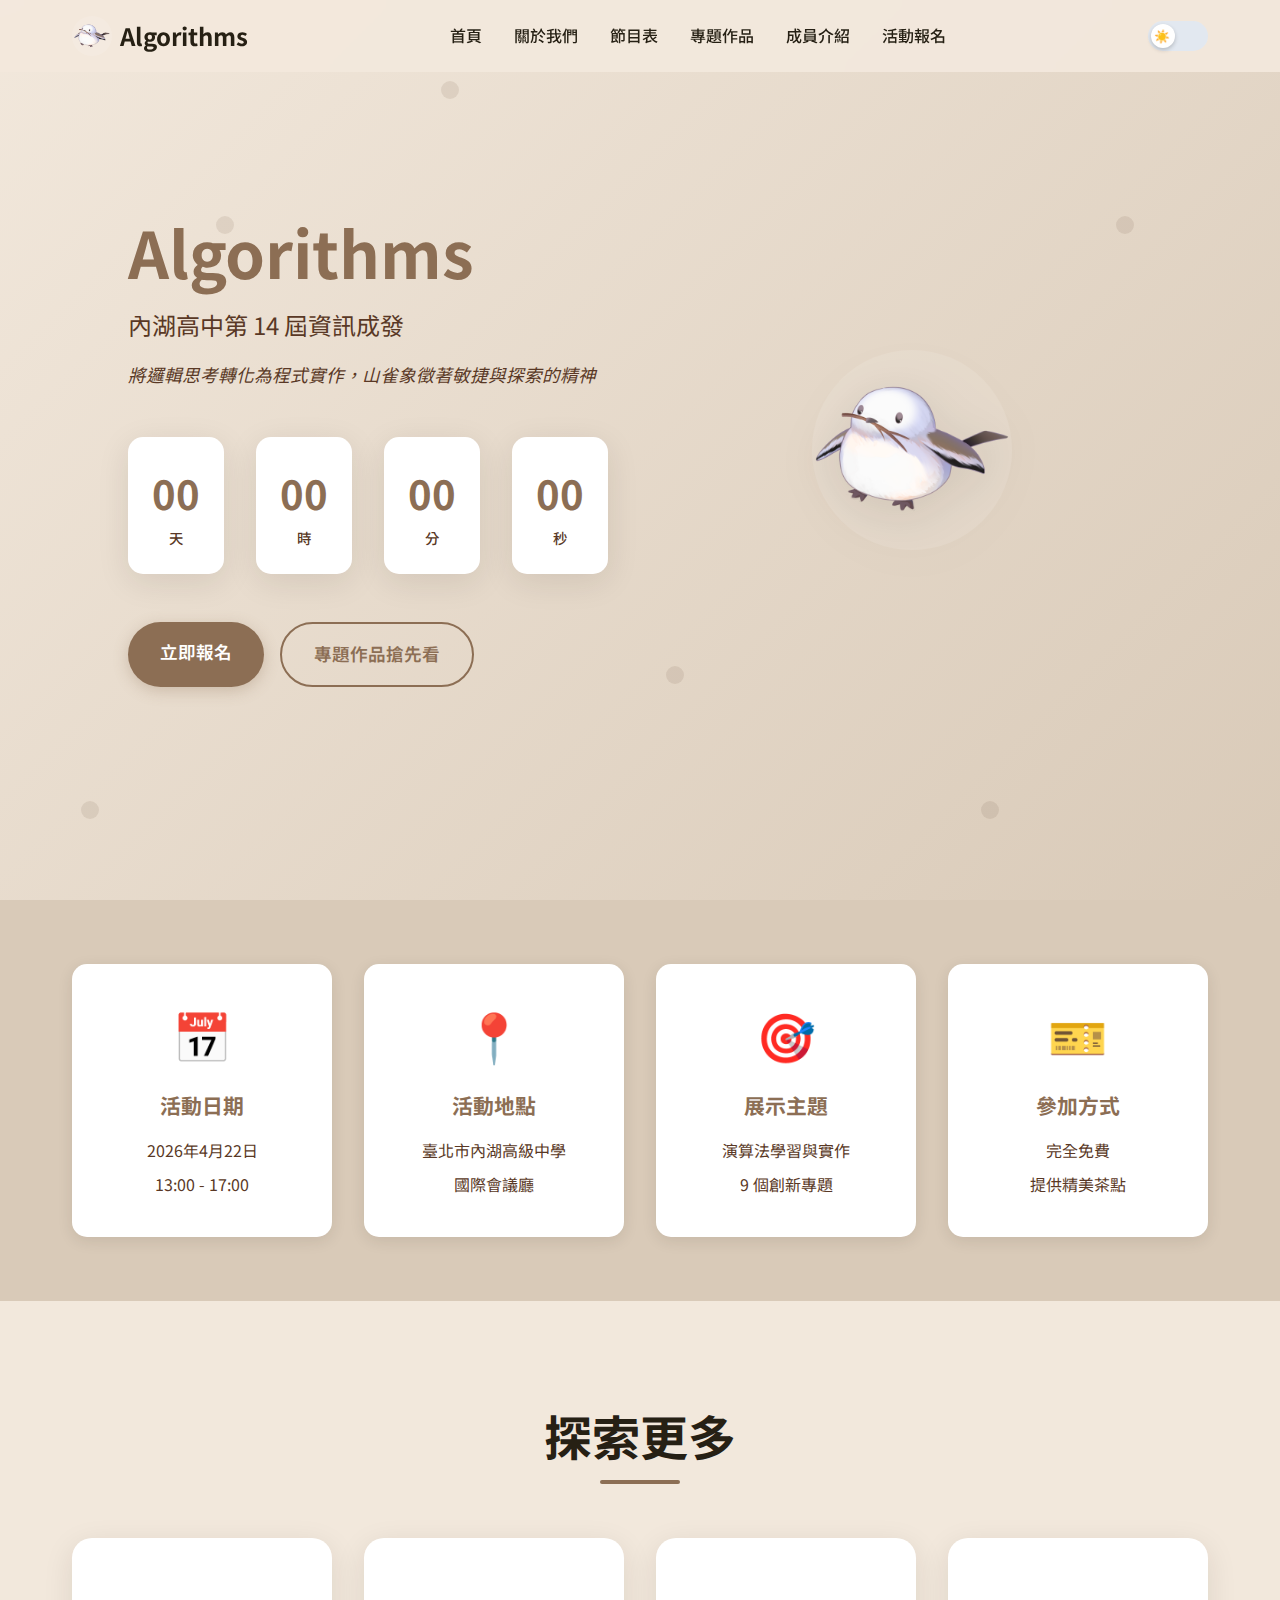
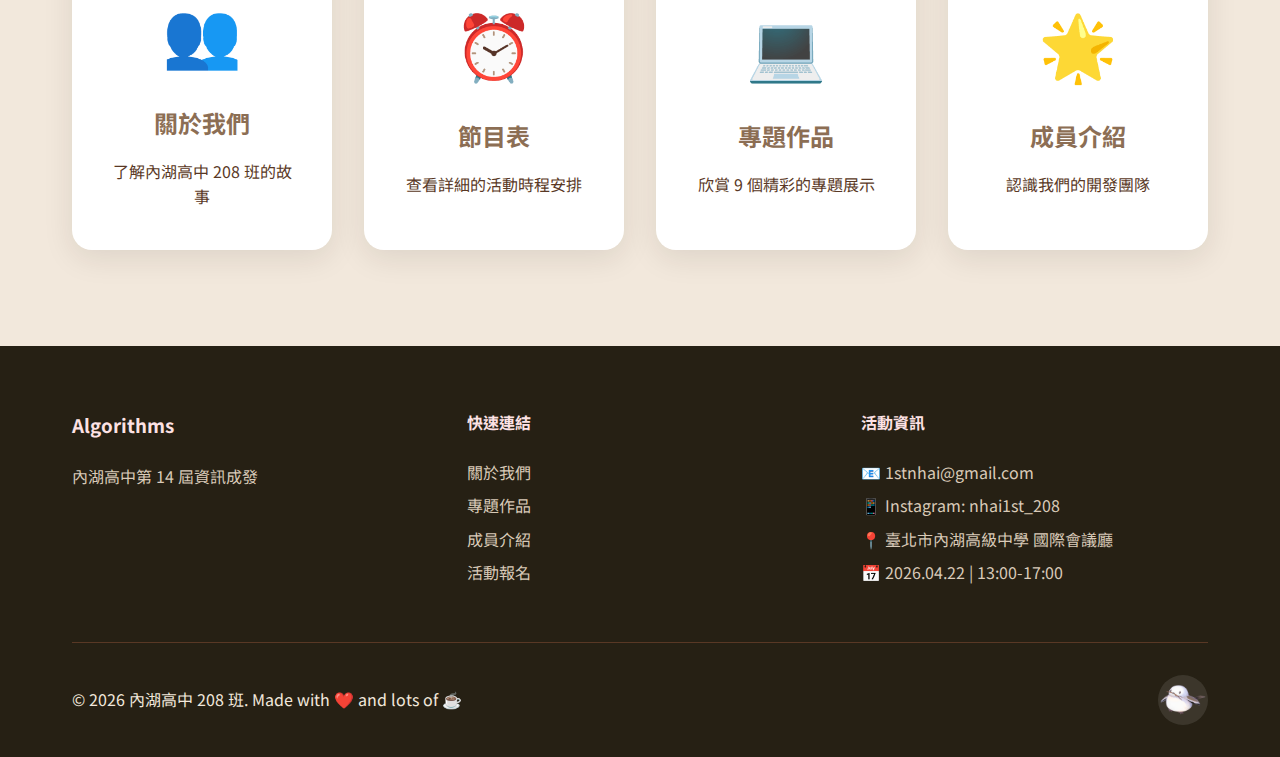
<file: index.html>
<!DOCTYPE html>
<html lang="zh-TW">
<head>
    <meta charset="UTF-8">
    <meta name="viewport" content="width=device-width, initial-scale=1.0">
    <title>Algorithms - 內湖高中第 14 屆資訊成發</title>
    <link rel="stylesheet" href="styles/main.css">
    <link rel="preconnect" href="https://fonts.googleapis.com">
    <link rel="preconnect" href="https://fonts.gstatic.com" crossorigin>
    <link href="https://fonts.googleapis.com/css2?family=Noto+Sans+TC:wght@300;400;500;700&display=swap" rel="stylesheet">
</head>
<body data-theme="light">
    <script>
        // 開發中控制開關 - 改為 false 就恢復正常頁面
        const UNDER_CONSTRUCTION = false;
        
        if (UNDER_CONSTRUCTION) {
            document.body.innerHTML = `
                <style>
                    .under-construction {
                        position: fixed;
                        top: 0;
                        left: 0;
                        width: 100%;
                        height: 100vh;
                        background: var(--bg-primary, #F2E8DC);
                        z-index: 9999;
                        display: flex;
                        align-items: center;
                        justify-content: center;
                        font-family: 'Noto Sans TC', sans-serif;
                    }
                    
                    .construction-content {
                        text-align: center;
                        padding: 2rem;
                        color: var(--text-primary, #262014);
                    }
                    
                    .construction-mascot {
                        width: 150px;
                        height: 150px;
                        margin-bottom: 2rem;
                        animation: bounce 2s infinite;
                        object-fit: contain;
                        border-radius: 50%;
                    }
                    
                    .construction-content h1 {
                        font-size: 2.5rem;
                        margin-bottom: 1rem;
                        color: var(--accent-color, #8C6E54);
                    }
                    
                    .construction-content p {
                        font-size: 1.2rem;
                        margin-bottom: 0.5rem;
                        color: var(--text-secondary, #593825);
                    }
                    
                    @keyframes bounce {
                        0%, 20%, 50%, 80%, 100% {
                            transform: translateY(0);
                        }
                        40% {
                            transform: translateY(-20px);
                        }
                        60% {
                            transform: translateY(-10px);
                        }
                    }
                    
                    .back-link {
                        margin-top: 2rem;
                        display: inline-block;
                        padding: 1rem 2rem;
                        background: var(--accent-color, #8C6E54);
                        color: white;
                        text-decoration: none;
                        border-radius: 25px;
                        font-weight: 600;
                        transition: transform 0.3s ease;
                    }
                    
                    .back-link:hover {
                        transform: translateY(-2px);
                    }
                </style>
                <div class="under-construction">
                    <div class="construction-content">
                        <img src="小肥啾.PNG" alt="小肥啾" class="construction-mascot">
                        <h1>🚧 頁面開發中 🚧</h1>
                        <p>小肥啾正在努力建設首頁...</p>
                        <p>敬請期待精彩內容！</p>
                    </div>
                </div>
            `;
        }
    </script>
    <!-- Loading Animation -->
    <div id="loading" class="loading-screen">
        <div class="builder-bird">
            <div class="bird">
                <img src="小肥啾.PNG" alt="小肥啾" class="mascot-img">
            </div>
            <div class="building-blocks">
                <span>&lt;/&gt;</span>
                <span>{ }</span>
                <span>( )</span>
            </div>
        </div>
        <p>小肥啾正在建造你的網站...</p>
    </div>

    <!-- Navigation -->
    <nav class="navbar">
        <div class="nav-container">
            <div class="nav-logo">
                <img src="小肥啾.PNG" alt="小肥啾" class="mascot-img nav-mascot">
                <span>Algorithms</span>
            </div>
            <ul class="nav-menu">
                <li><a href="index.html">首頁</a></li>
                <li><a href="about.html">關於我們</a></li>
                <li><a href="schedule.html">節目表</a></li>
                <li><a href="projects.html">專題作品</a></li>
                <li><a href="team.html">成員介紹</a></li>
                <li><a href="register.html">活動報名</a></li>
            </ul>
            <div class="theme-toggle">
                <input type="checkbox" id="theme-switch">
                <label for="theme-switch" class="switch-label">
                    <span class="sun">☀️</span>
                    <span class="moon">🌙</span>
                </label>
            </div>
        </div>
    </nav>

    <!-- Hero Section -->
    <section class="hero">
        <div class="hero-content">
            <div class="hero-text">
                <h1 class="hero-title">
                    <span class="highlight">Algorithms</span>
                </h1>
                <p class="hero-subtitle">內湖高中第 14 屆資訊成發</p>
                <p class="hero-description">將邏輯思考轉化為程式實作，山雀象徵著敏捷與探索的精神</p>
                <div class="countdown-timer">
                    <div class="countdown-item">
                        <span class="countdown-number" id="days">00</span>
                        <span class="countdown-label">天</span>
                    </div>
                    <div class="countdown-item">
                        <span class="countdown-number" id="hours">00</span>
                        <span class="countdown-label">時</span>
                    </div>
                    <div class="countdown-item">
                        <span class="countdown-number" id="minutes">00</span>
                        <span class="countdown-label">分</span>
                    </div>
                    <div class="countdown-item">
                        <span class="countdown-number" id="seconds">00</span>
                        <span class="countdown-label">秒</span>
                    </div>
                </div>
                <div class="hero-buttons">
                    <a href="register.html" class="btn btn-primary">立即報名</a>
                    <a href="projects.html" class="btn btn-secondary">專題作品搶先看</a>
                </div>
            </div>
            <div class="hero-mascot">
                <div class="mascot-container">
                    <div class="mascot-bird">
                        <img src="小肥啾.PNG" alt="小肥啾" class="mascot-img hero-mascot-img">
                    </div>
                    <div class="speech-bubble">
                        <p>歡迎來到內湖高中資訊成發！</p>
                    </div>
                </div>
            </div>
        </div>
    </section>

    <!-- Quick Info Section -->
    <section class="quick-info">
        <div class="container">
            <div class="info-grid">
                <div class="info-card">
                    <div class="info-icon">📅</div>
                    <h3>活動日期</h3>
                    <p>2026年4月22日</p>
                    <p>13:00 - 17:00</p>
                </div>
                <div class="info-card">
                    <div class="info-icon">📍</div>
                    <h3>活動地點</h3>
                    <p>臺北市內湖高級中學</p>
                    <p>國際會議廳</p>
                </div>
                <div class="info-card">
                    <div class="info-icon">🎯</div>
                    <h3>展示主題</h3>
                    <p>演算法學習與實作</p>
                    <p>9 個創新專題</p>
                </div>
                <div class="info-card">
                    <div class="info-icon">🎫</div>
                    <h3>參加方式</h3>
                    <p>完全免費</p>
                    <p>提供精美茶點</p>
                </div>
            </div>
        </div>
    </section>

    <!-- Navigation Cards -->
    <section class="nav-cards">
        <div class="container">
            <h2 class="section-title">探索更多</h2>
            <div class="cards-grid">
                <a href="about.html" class="nav-card">
                    <div class="card-icon">👥</div>
                    <h3>關於我們</h3>
                    <p>了解內湖高中 208 班的故事</p>
                </a>
                <a href="schedule.html" class="nav-card">
                    <div class="card-icon">⏰</div>
                    <h3>節目表</h3>
                    <p>查看詳細的活動時程安排</p>
                </a>
                <a href="projects.html" class="nav-card">
                    <div class="card-icon">💻</div>
                    <h3>專題作品</h3>
                    <p>欣賞 9 個精彩的專題展示</p>
                </a>
                <a href="team.html" class="nav-card">
                    <div class="card-icon">🌟</div>
                    <h3>成員介紹</h3>
                    <p>認識我們的開發團隊</p>
                </a>
            </div>
        </div>
    </section>

    <!-- Footer -->
    <footer class="footer">
        <div class="container">
            <div class="footer-content">
                <div class="footer-section">
                    <h3>Algorithms</h3>
                    <p>內湖高中第 14 屆資訊成發</p>
                </div>
                <div class="footer-section">
                    <h4>快速連結</h4>
                    <ul>
                        <li><a href="about.html">關於我們</a></li>
                        <li><a href="projects.html">專題作品</a></li>
                        <li><a href="team.html">成員介紹</a></li>
                        <li><a href="register.html">活動報名</a></li>
                    </ul>
                </div>
                <div class="footer-section">
                    <h4>活動資訊</h4>
                    <p>📧 1stnhai@gmail.com</p>
                    <p>📱 Instagram: nhai1st_208</p>
                    <p>📍 臺北市內湖高級中學 國際會議廳</p>
                    <p>📅 2026.04.22 | 13:00-17:00</p>
                </div>
            </div>
            <div class="footer-bottom">
                <p>&copy; 2026 內湖高中 208 班. Made with ❤️ and lots of ☕</p>
                <div class="footer-mascot">
                    <img src="小肥啾.PNG" alt="小肥啾" class="mascot-img footer-mascot-img">
                </div>
            </div>
        </div>
    </footer>
</body>
<script src="scripts/main.js"></script>
</html>
</file>
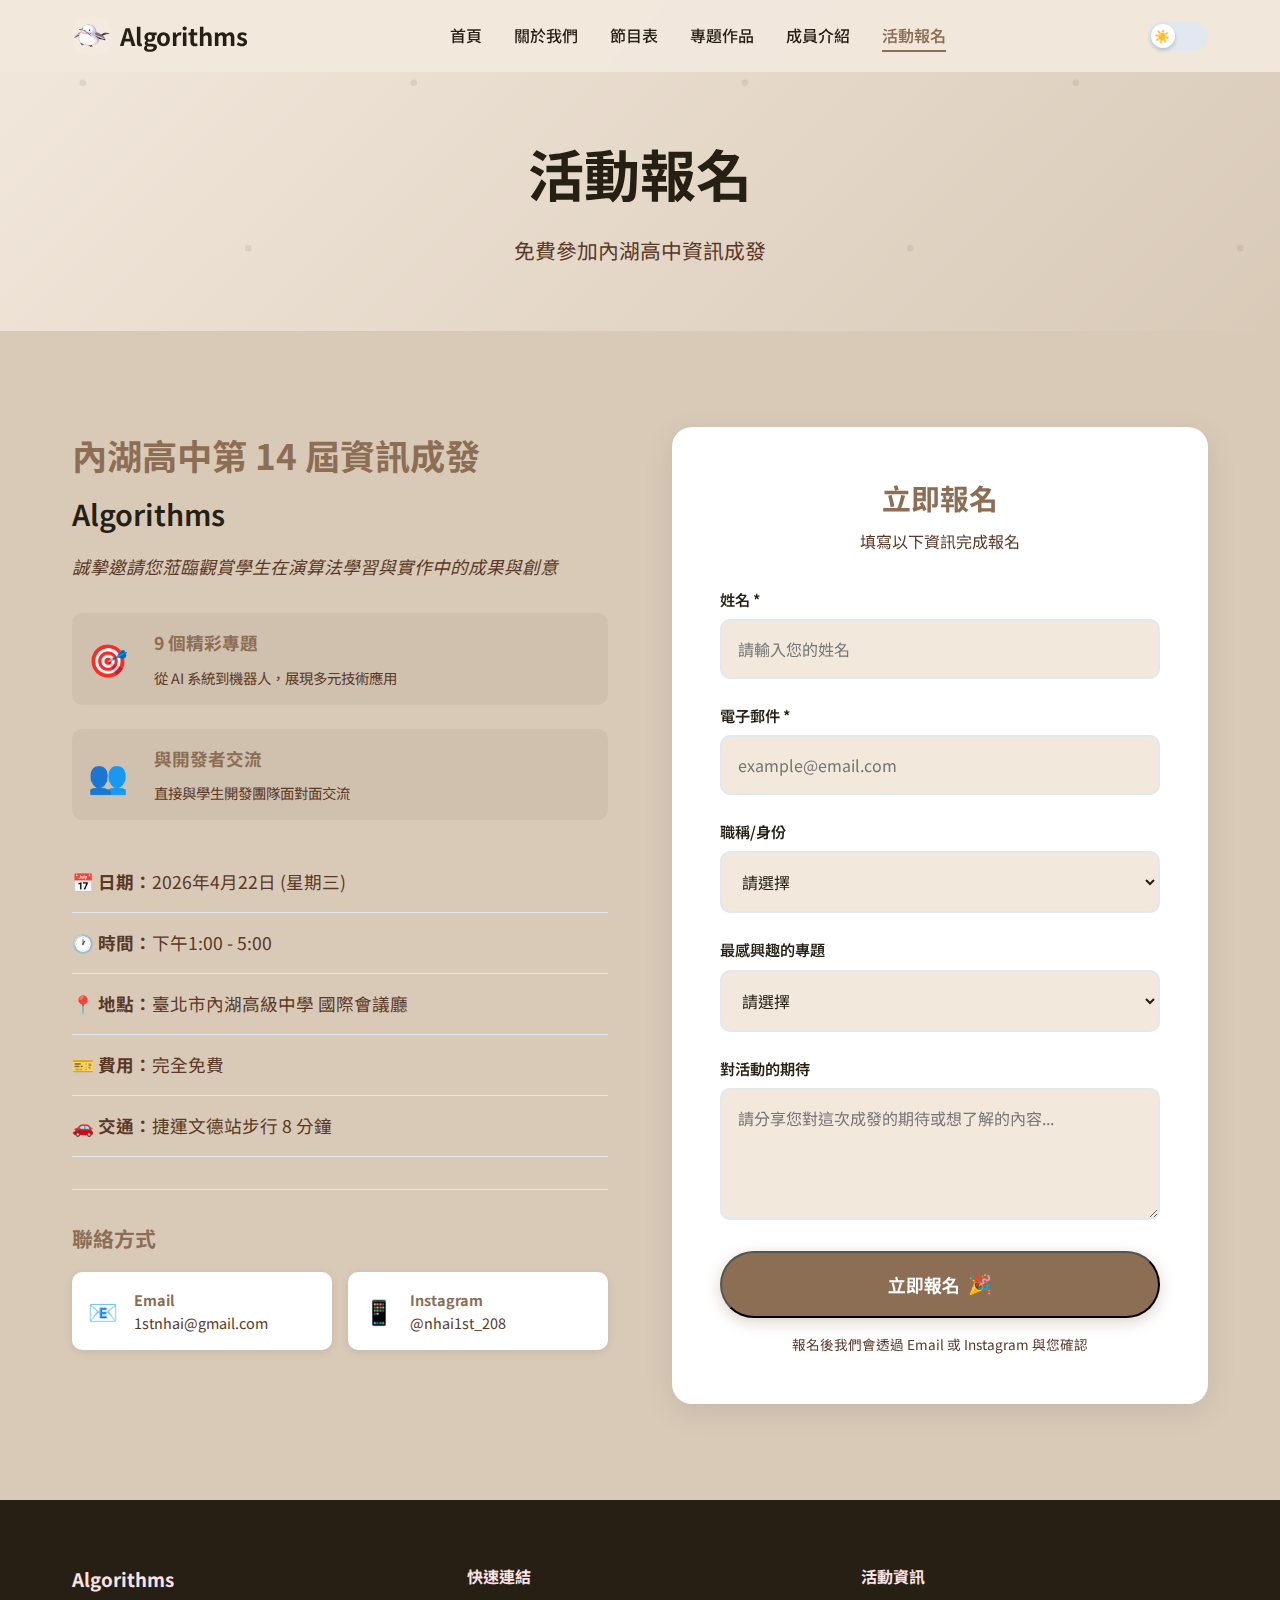
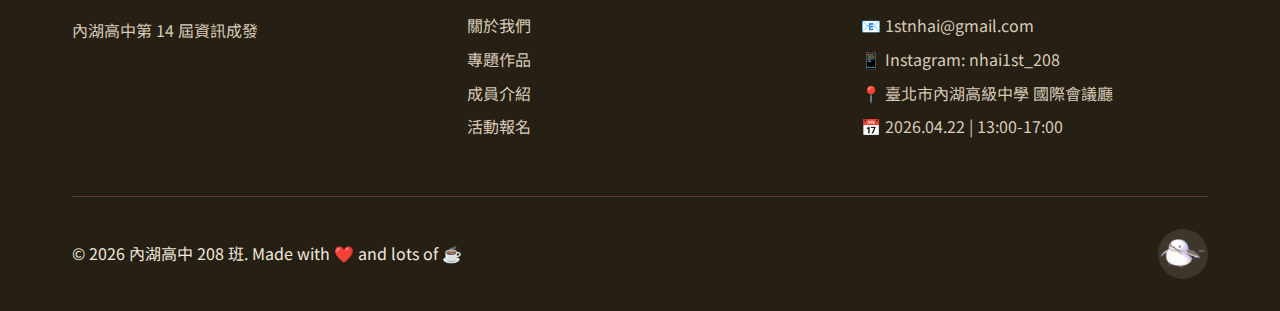
<file: register.html>
<!DOCTYPE html>
<html lang="zh-TW">
<head>
    <meta charset="UTF-8">
    <meta name="viewport" content="width=device-width, initial-scale=1.0">
    <title>活動報名 - Algorithms 內湖高中資訊成發</title>
    <link rel="stylesheet" href="styles/main.css">
    <link rel="preconnect" href="https://fonts.googleapis.com">
    <link rel="preconnect" href="https://fonts.gstatic.com" crossorigin>
    <link href="https://fonts.googleapis.com/css2?family=Noto+Sans+TC:wght@300;400;500;700&display=swap" rel="stylesheet">
    <script src="https://cdnjs.cloudflare.com/ajax/libs/gsap/3.12.2/gsap.min.js"></script>
</head>
<body data-theme="light">
    <script>
        // 開發中控制開關 - 改為 false 就恢復正常頁面
        const UNDER_CONSTRUCTION = false;
        
        if (UNDER_CONSTRUCTION) {
            document.body.innerHTML = `
                <style>
                    .under-construction {
                        position: fixed;
                        top: 0;
                        left: 0;
                        width: 100%;
                        height: 100vh;
                        background: var(--bg-primary, #F2E8DC);
                        z-index: 9999;
                        display: flex;
                        align-items: center;
                        justify-content: center;
                        font-family: 'Noto Sans TC', sans-serif;
                    }
                    
                    .construction-content {
                        text-align: center;
                        padding: 2rem;
                        color: var(--text-primary, #262014);
                    }
                    
                    .construction-mascot {
                        width: 150px;
                        height: 150px;
                        margin-bottom: 2rem;
                        animation: bounce 2s infinite;
                        object-fit: contain;
                        border-radius: 50%;
                    }
                    
                    .construction-content h1 {
                        font-size: 2.5rem;
                        margin-bottom: 1rem;
                        color: var(--accent-color, #8C6E54);
                    }
                    
                    .construction-content p {
                        font-size: 1.2rem;
                        margin-bottom: 0.5rem;
                        color: var(--text-secondary, #593825);
                    }
                    
                    @keyframes bounce {
                        0%, 20%, 50%, 80%, 100% {
                            transform: translateY(0);
                        }
                        40% {
                            transform: translateY(-20px);
                        }
                        60% {
                            transform: translateY(-10px);
                        }
                    }
                    
                    .back-link {
                        margin-top: 2rem;
                        display: inline-block;
                        padding: 1rem 2rem;
                        background: var(--accent-color, #8C6E54);
                        color: white;
                        text-decoration: none;
                        border-radius: 25px;
                        font-weight: 600;
                        transition: transform 0.3s ease;
                    }
                    
                    .back-link:hover {
                        transform: translateY(-2px);
                    }
                </style>
                <div class="under-construction">
                    <div class="construction-content">
                        <img src="小肥啾.PNG" alt="小肥啾" class="construction-mascot">
                        <h1>🚧 頁面開發中 🚧</h1>
                        <p>小肥啾正在努力建設活動報名頁面...</p>
                        <p>敬請期待報名功能！</p>
                        <a href="index.html" class="back-link">← 回到首頁</a>
                    </div>
                </div>
            `;
        }
    </script>
    <!-- Navigation -->
    <nav class="navbar">
        <div class="nav-container">
            <div class="nav-logo">
                <img src="小肥啾.PNG" alt="小肥啾" class="mascot-img nav-mascot">
                <span>Algorithms</span>
            </div>
            <ul class="nav-menu">
                <li><a href="index.html">首頁</a></li>
                <li><a href="about.html">關於我們</a></li>
                <li><a href="schedule.html">節目表</a></li>
                <li><a href="projects.html">專題作品</a></li>
                <li><a href="team.html">成員介紹</a></li>
                <li><a href="register.html" class="active">活動報名</a></li>
            </ul>
            <div class="theme-toggle">
                <input type="checkbox" id="theme-switch">
                <label for="theme-switch" class="switch-label">
                    <span class="sun">☀️</span>
                    <span class="moon">🌙</span>
                </label>
            </div>
        </div>
    </nav>

    <!-- Page Header -->
    <section class="page-header">
        <div class="container">
            <div class="header-content">
                <h1>活動報名</h1>
                <p>免費參加內湖高中資訊成發</p>
            </div>
        </div>
    </section>

    <!-- Registration Section -->
    <section class="register-section">
        <div class="container">
            <div class="register-content">
                <div class="register-info">
                    <h2>內湖高中第 14 屆資訊成發</h2>
                    <h3>Algorithms</h3>
                    <p class="event-subtitle">誠摯邀請您蒞臨觀賞學生在演算法學習與實作中的成果與創意</p>
                    
                    <div class="event-highlights">
                        <div class="highlight-item">
                            <div class="highlight-icon">🎯</div>
                            <div class="highlight-content">
                                <h4>9 個精彩專題</h4>
                                <p>從 AI 系統到機器人，展現多元技術應用</p>
                            </div>
                        </div>
                        <div class="highlight-item">
                            <div class="highlight-icon">👥</div>
                            <div class="highlight-content">
                                <h4>與開發者交流</h4>
                                <p>直接與學生開發團隊面對面交流</p>
                            </div>
                        </div>
                    </div>

                    <ul class="event-details">
                        <li><strong>📅 日期：</strong>2026年4月22日 (星期三)</li>
                        <li><strong>🕐 時間：</strong>下午1:00 - 5:00</li>
                        <li><strong>📍 地點：</strong>臺北市內湖高級中學 國際會議廳</li>
                        <li><strong>🎫 費用：</strong>完全免費</li>

                        <li><strong>🚗 交通：</strong>捷運文德站步行 8 分鐘</li>
                    </ul>
                    
                    <div class="contact-info">
                        <h4>聯絡方式</h4>
                        <div class="contact-grid">
                            <div class="contact-item">
                                <span class="contact-icon">📧</span>
                                <div>
                                    <strong>Email</strong>
                                    <p>1stnhai@gmail.com</p>
                                </div>
                            </div>
                            <div class="contact-item">
                                <span class="contact-icon">📱</span>
                                <div>
                                    <strong>Instagram</strong>
                                    <p>@nhai1st_208</p>
                                </div>
                            </div>
                        </div>
                    </div>
                </div>

                <form class="register-form" id="registerForm">
                    <!-- 表單將通過 JavaScript 提交到 Google Apps Script -->
                    <div class="form-header">
                        <h3>立即報名</h3>
                        <p>填寫以下資訊完成報名</p>
                    </div>

                    <div class="form-group">
                        <label for="name">姓名 *</label>
                        <input type="text" id="name" name="name" required placeholder="請輸入您的姓名">
                    </div>

                    <div class="form-group">
                        <label for="email">電子郵件 *</label>
                        <input type="email" id="email" name="email" required placeholder="example@email.com">
                    </div>





                    <div class="form-group">
                        <label for="title">職稱/身份</label>
                        <select id="title" name="title">
                            <option value="">請選擇</option>
                            <option value="特邀貴賓">特邀貴賓</option>
                            <option value="內湖高中學生">內湖高中學生</option>
                            <option value="內湖高中師長">內湖高中師長</option>
                            <option value="內中208班家長">內中208班家長</option>
                            <option value="其他">其他</option>
                        </select>
                    </div>

                    <div class="form-group">
                        <label for="interest">最感興趣的專題</label>
                        <select id="interest" name="interest">
                            <option value="">請選擇</option>
                            <option value="超進化公車">超進化公車</option>
                            <option value="AI 網路封包系統">AI 網路封包系統</option>
                            <option value="方寸間的智慧">方寸間的智慧</option>
                            <option value="毛廁異世界">毛廁異世界</option>
                            <option value="臉部辨識鎖">臉部辨識鎖</option>
                            <option value="天空之眼">天空之眼</option>
                            <option value="天際捕手">天際捕手</option>
                            <option value="折斷的骨氣">折斷的骨氣</option>
                            <option value="凱比機器人">凱比機器人</option>
                            <option value="全部都有興趣">全部都有興趣</option>
                        </select>
                    </div>

                    <div class="form-group">
                        <label for="expectations">對活動的期待</label>
                        <textarea id="expectations" name="expectations" rows="4" placeholder="請分享您對這次成發的期待或想了解的內容..."></textarea>
                    </div>



                    <button type="submit" class="btn btn-primary btn-full">
                        <span class="btn-text">立即報名</span>
                        <span class="btn-icon">🎉</span>
                    </button>

                    <p class="form-note">
                        報名後我們會透過 Email 或 Instagram 與您確認
                    </p>


                </form>
            </div>
        </div>
    </section>

    <!-- Footer -->
    <footer class="footer">
        <div class="container">
            <div class="footer-content">
                <div class="footer-section">
                    <h3>Algorithms</h3>
                    <p>內湖高中第 14 屆資訊成發</p>
                </div>
                <div class="footer-section">
                    <h4>快速連結</h4>
                    <ul>
                        <li><a href="about.html">關於我們</a></li>
                        <li><a href="projects.html">專題作品</a></li>
                        <li><a href="team.html">成員介紹</a></li>
                        <li><a href="register.html">活動報名</a></li>
                    </ul>
                </div>
                <div class="footer-section">
                    <h4>活動資訊</h4>
                    <p>📧 1stnhai@gmail.com</p>
                    <p>📱 Instagram: nhai1st_208</p>
                    <p>📍 臺北市內湖高級中學 國際會議廳</p>
                    <p>📅 2026.04.22 | 13:00-17:00</p>
                </div>
            </div>
            <div class="footer-bottom">
                <p>&copy; 2026 內湖高中 208 班. Made with ❤️ and lots of ☕</p>
                <div class="footer-mascot">
                    <img src="小肥啾.PNG" alt="小肥啾" class="mascot-img footer-mascot-img">
                </div>
            </div>
        </div>
    </footer>
</body>
<script src="scripts/main.js"></script>
</html>
</file>
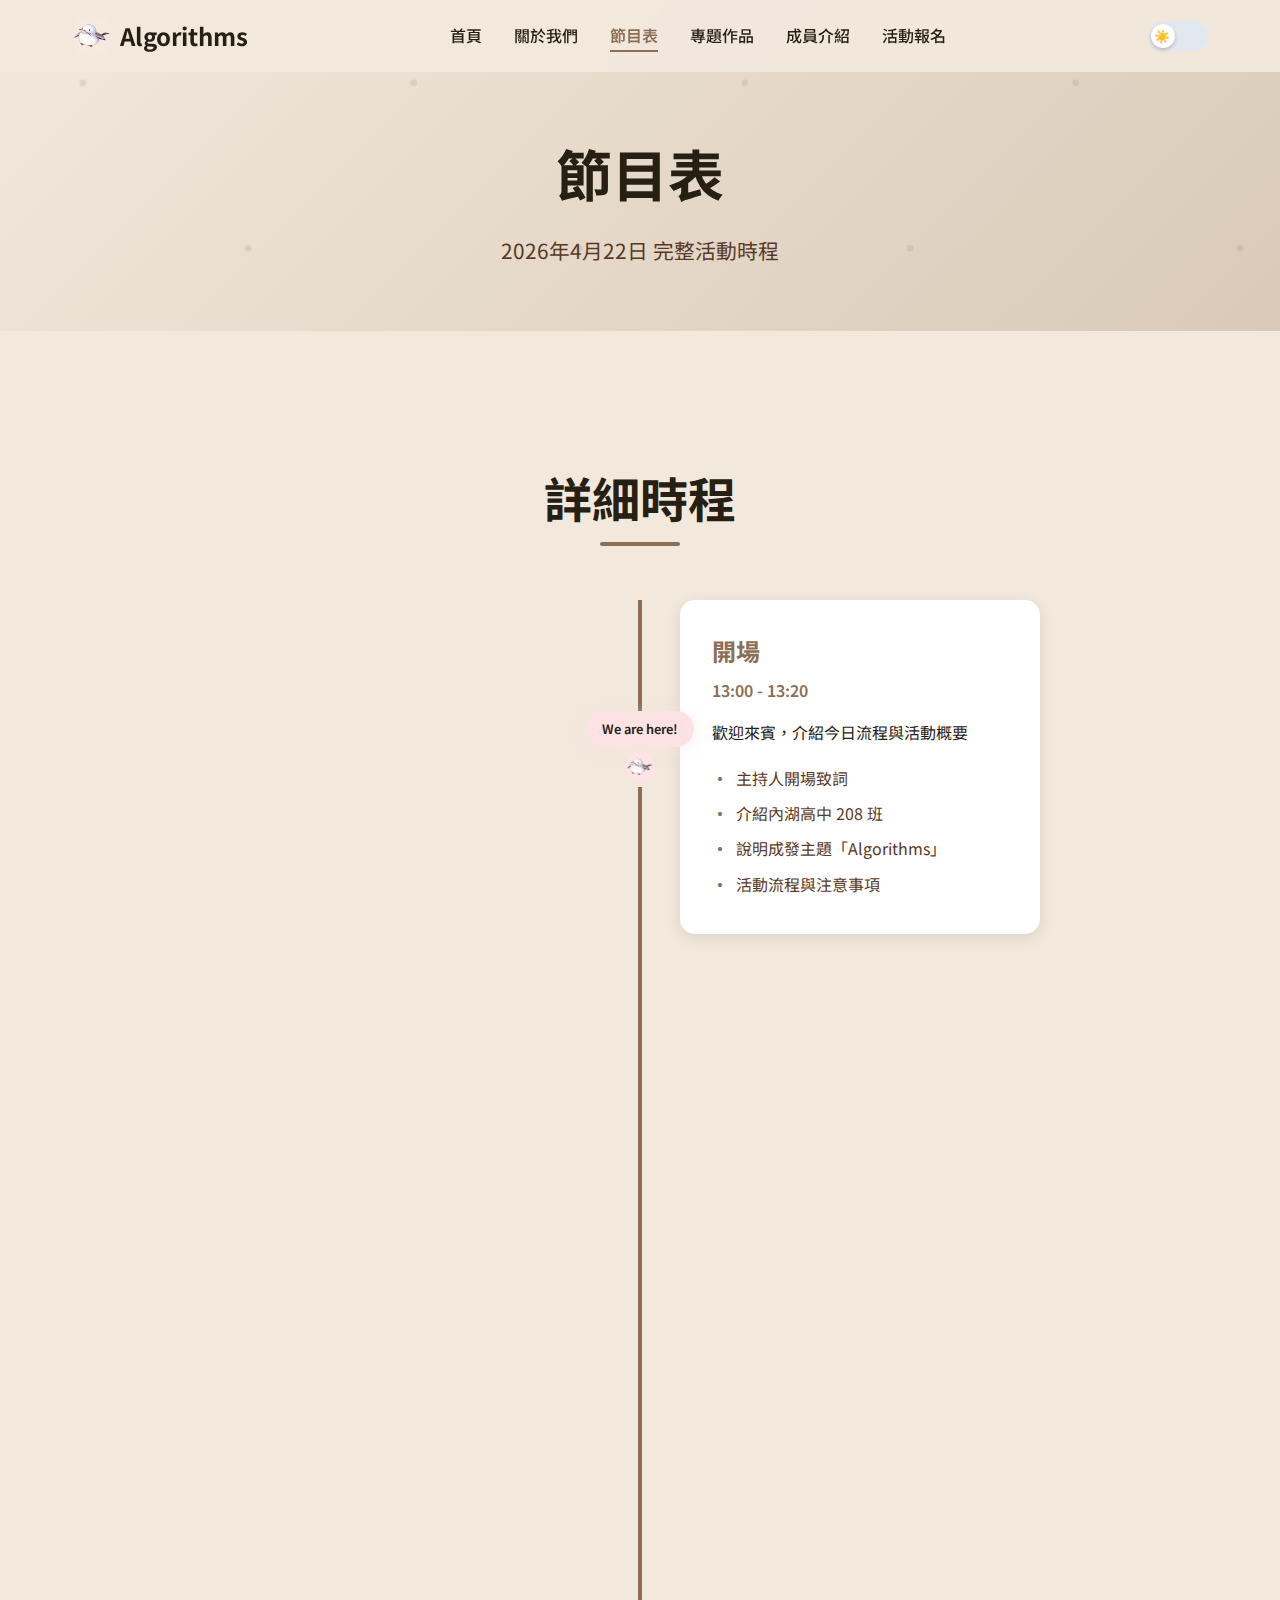
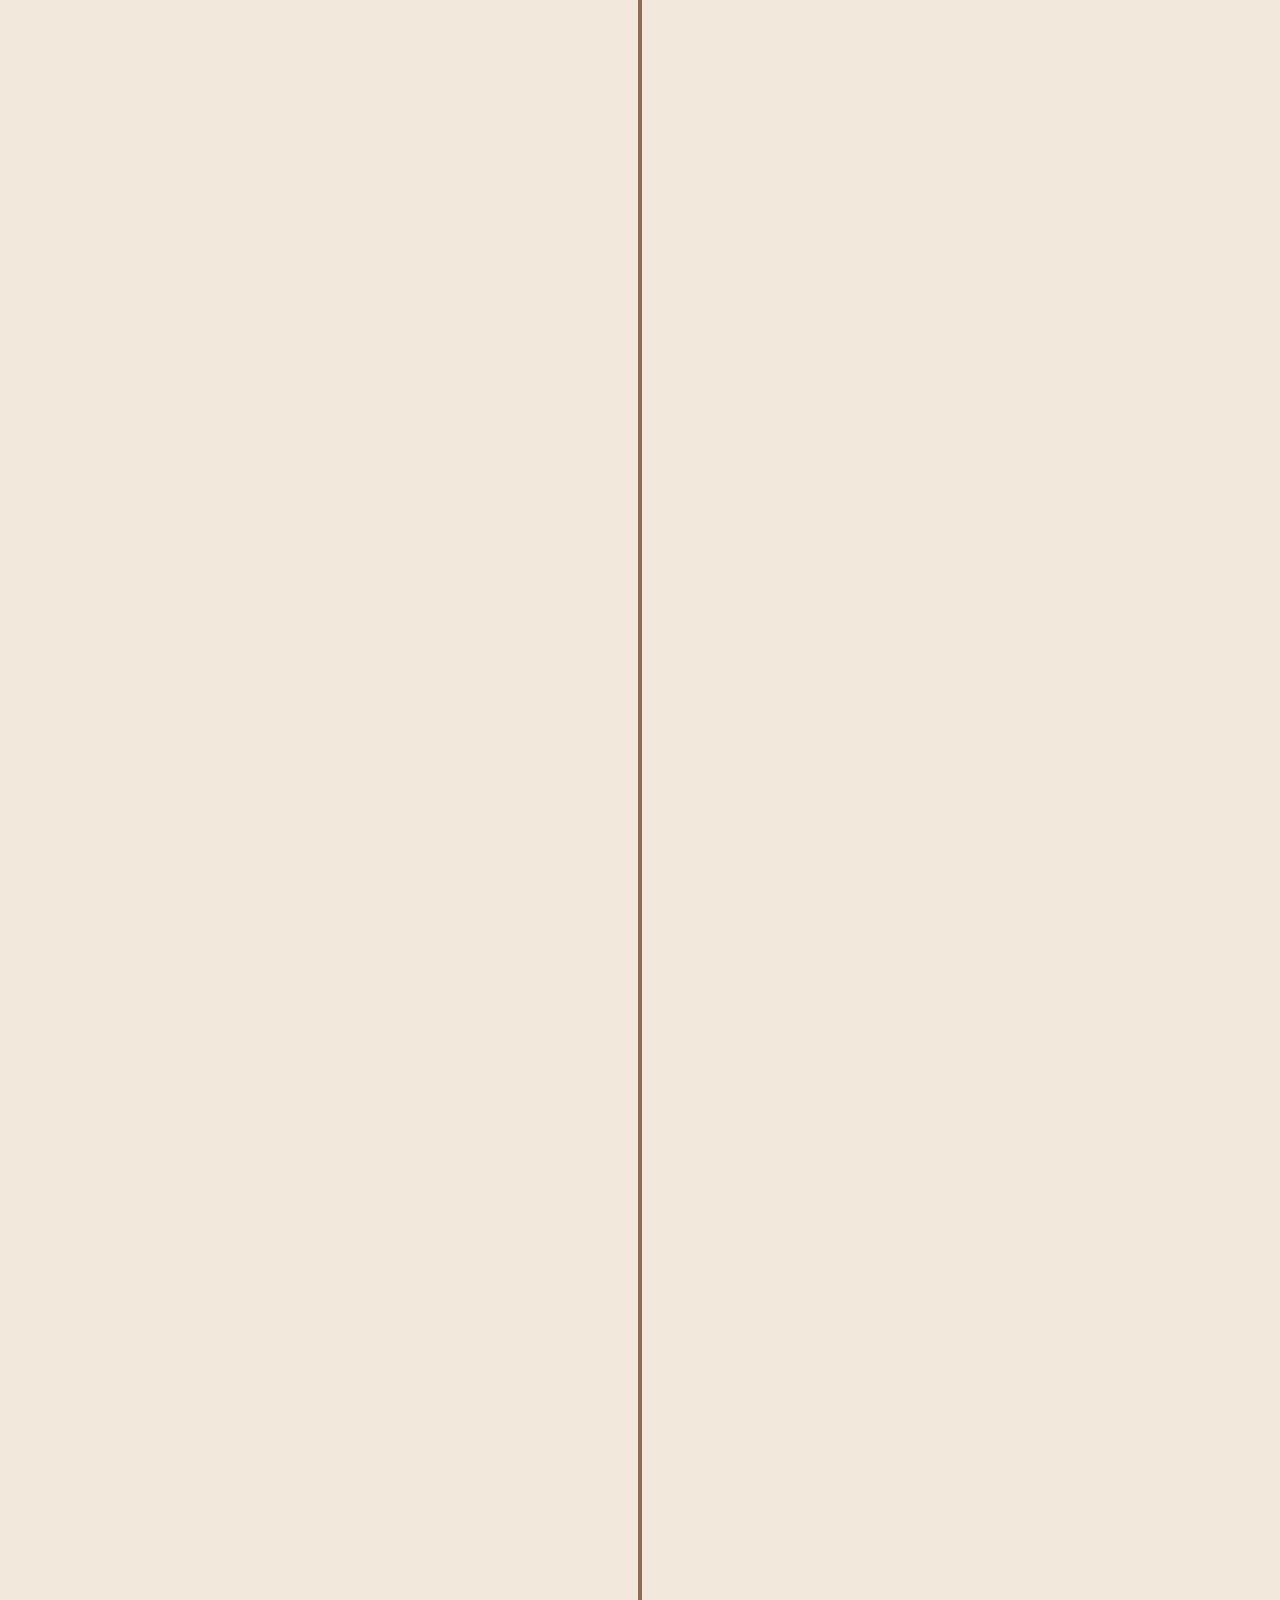
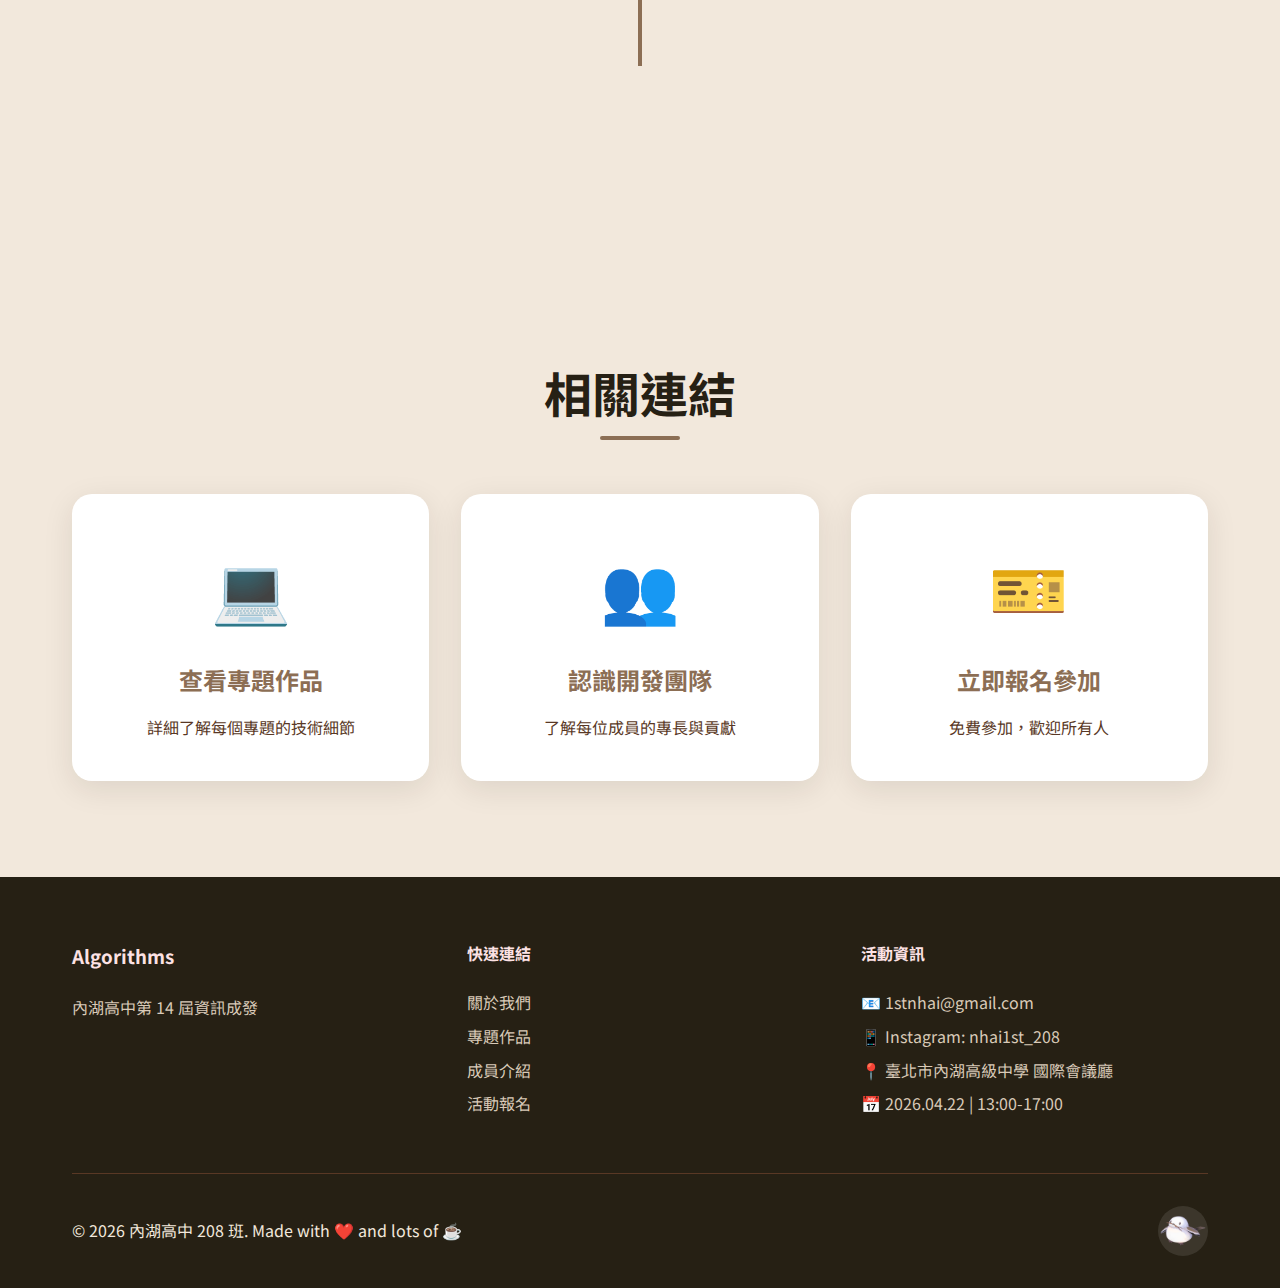
<file: schedule.html>
<!DOCTYPE html>
<html lang="zh-TW">
<head>
    <meta charset="UTF-8">
    <meta name="viewport" content="width=device-width, initial-scale=1.0">
    <title>節目表 - Algorithms 內湖高中資訊成發</title>
    <link rel="stylesheet" href="styles/main.css">
    <link rel="preconnect" href="https://fonts.googleapis.com">
    <link rel="preconnect" href="https://fonts.gstatic.com" crossorigin>
    <link href="https://fonts.googleapis.com/css2?family=Noto+Sans+TC:wght@300;400;500;700&display=swap" rel="stylesheet">
    <script src="https://cdnjs.cloudflare.com/ajax/libs/gsap/3.12.2/gsap.min.js"></script>
</head>
<body data-theme="light">
    <script>
        // 開發中控制開關 - 改為 false 就恢復正常頁面
        const UNDER_CONSTRUCTION = false;
        
        if (UNDER_CONSTRUCTION) {
            document.body.innerHTML = `
                <style>
                    .under-construction {
                        position: fixed;
                        top: 0;
                        left: 0;
                        width: 100%;
                        height: 100vh;
                        background: var(--bg-primary, #F2E8DC);
                        z-index: 9999;
                        display: flex;
                        align-items: center;
                        justify-content: center;
                        font-family: 'Noto Sans TC', sans-serif;
                    }
                    
                    .construction-content {
                        text-align: center;
                        padding: 2rem;
                        color: var(--text-primary, #262014);
                    }
                    
                    .construction-mascot {
                        width: 150px;
                        height: 150px;
                        margin-bottom: 2rem;
                        animation: bounce 2s infinite;
                        object-fit: contain;
                        border-radius: 50%;
                    }
                    
                    .construction-content h1 {
                        font-size: 2.5rem;
                        margin-bottom: 1rem;
                        color: var(--accent-color, #8C6E54);
                    }
                    
                    .construction-content p {
                        font-size: 1.2rem;
                        margin-bottom: 0.5rem;
                        color: var(--text-secondary, #593825);
                    }
                    
                    @keyframes bounce {
                        0%, 20%, 50%, 80%, 100% {
                            transform: translateY(0);
                        }
                        40% {
                            transform: translateY(-20px);
                        }
                        60% {
                            transform: translateY(-10px);
                        }
                    }
                    
                    .back-link {
                        margin-top: 2rem;
                        display: inline-block;
                        padding: 1rem 2rem;
                        background: var(--accent-color, #8C6E54);
                        color: white;
                        text-decoration: none;
                        border-radius: 25px;
                        font-weight: 600;
                        transition: transform 0.3s ease;
                    }
                    
                    .back-link:hover {
                        transform: translateY(-2px);
                    }
                </style>
                <div class="under-construction">
                    <div class="construction-content">
                        <img src="小肥啾.PNG" alt="小肥啾" class="construction-mascot">
                        <h1>🚧 頁面開發中 🚧</h1>
                        <p>小肥啾正在努力建設節目表頁面...</p>
                        <p>敬請期待詳細時程安排！</p>
                        <a href="index.html" class="back-link">← 回到首頁</a>
                    </div>
                </div>
            `;
        }
    </script>
    <!-- Navigation -->
    <nav class="navbar">
        <div class="nav-container">
            <div class="nav-logo">
                <img src="小肥啾.PNG" alt="小肥啾" class="mascot-img nav-mascot">
                <span>Algorithms</span>
            </div>
            <ul class="nav-menu">
                <li><a href="index.html">首頁</a></li>
                <li><a href="about.html">關於我們</a></li>
                <li><a href="schedule.html" class="active">節目表</a></li>
                <li><a href="projects.html">專題作品</a></li>
                <li><a href="team.html">成員介紹</a></li>
                <li><a href="register.html">活動報名</a></li>
            </ul>
            <div class="theme-toggle">
                <input type="checkbox" id="theme-switch">
                <label for="theme-switch" class="switch-label">
                    <span class="sun">☀️</span>
                    <span class="moon">🌙</span>
                </label>
            </div>
        </div>
    </nav>

    <!-- Page Header -->
    <section class="page-header">
        <div class="container">
            <div class="header-content">
                <h1>節目表</h1>
                <p>2026年4月22日 完整活動時程</p>
            </div>
        </div>
    </section>

    <!-- Schedule Section -->
    <section class="schedule-section">
        <div class="container">
            <h2 class="section-title">詳細時程</h2>
            <div class="timeline">
                <div class="timeline-item active">
                    <div class="timeline-marker">
                        <div class="mascot-marker">
                            <img src="小肥啾.PNG" alt="小肥啾" class="mascot-img timeline-mascot">
                        </div>
                        <span class="current-indicator">We are here!</span>
                    </div>
                    <div class="timeline-content">
                        <h3>開場</h3>
                        <p class="time">13:00 - 13:20</p>
                        <p>歡迎來賓，介紹今日流程與活動概要</p>
                        <div class="timeline-details">
                            <ul>
                                <li>主持人開場致詞</li>
                                <li>介紹內湖高中 208 班</li>
                                <li>說明成發主題「Algorithms」</li>
                                <li>活動流程與注意事項</li>
                            </ul>
                        </div>
                    </div>
                </div>

                <div class="timeline-item">
                    <div class="timeline-marker"></div>
                    <div class="timeline-content">
                        <h3>上半場專題展示</h3>
                        <p class="time">13:20 - 14:15</p>
                        <div class="project-showcase">
                            <div class="project-item">
                                <h4>🚌 超進化公車</h4>
                                <p>運用智慧演算法優化公車路線與班次調度</p>
                            </div>
                            <div class="project-item">
                                <h4>🔒 AI 網路封包系統</h4>
                                <p>運用人工智慧分析網路封包，實現智慧化網路監控</p>
                            </div>
                            <div class="project-item">
                                <h4>🏠 方寸間的智慧</h4>
                                <p>在有限空間中實現最大化的智慧應用</p>
                            </div>
                            <div class="project-item">
                                <h4>🎮 毛廁異世界</h4>
                                <p>創意遊戲開發專案，結合幽默元素與程式邏輯</p>
                            </div>
                        </div>
                    </div>
                </div>

                <div class="timeline-item">
                    <div class="timeline-marker"></div>
                    <div class="timeline-content">
                        <h3>中場休息</h3>
                        <p class="time">14:15 - 14:30</p>
                        <p>自由交流與參觀展示</p>
                        <div class="timeline-details">
                            <ul>
                                <li>參觀專題展示區</li>
                                <li>與開發團隊交流</li>
                                <li>拍照留念</li>
                            </ul>
                        </div>
                    </div>
                </div>

                <div class="timeline-item">
                    <div class="timeline-marker"></div>
                    <div class="timeline-content">
                        <h3>下半場專題展示</h3>
                        <p class="time">14:30 - 15:30</p>
                        <div class="project-showcase">
                            <div class="project-item">
                                <h4>👁️ 臉部辨識鎖</h4>
                                <p>運用電腦視覺技術實現智慧門鎖系統</p>
                            </div>
                            <div class="project-item">
                                <h4>🚁 天空之眼</h4>
                                <p>無人機視覺監控系統，結合飛行控制與影像辨識</p>
                            </div>
                            <div class="project-item">
                                <h4>🎯 天際捕手</h4>
                                <p>動作冒險遊戲，運用物理引擎與 3D 圖形技術</p>
                            </div>
                            <div class="project-item">
                                <h4>🏥 折斷的骨氣</h4>
                                <p>醫療輔助系統，運用影像分析技術協助骨折診斷</p>
                            </div>
                            <div class="project-item">
                                <h4>🤖 凱比機器人</h4>
                                <p>智慧服務機器人，整合語音辨識與自然語言處理</p>
                            </div>
                        </div>
                    </div>
                </div>

                <div class="timeline-item">
                    <div class="timeline-marker"></div>
                    <div class="timeline-content">
                        <h3>總結與交流</h3>
                        <p class="time">15:30 - 17:00</p>
                        <p>成果回顧、頒獎典禮與自由交流時間</p>
                        <div class="timeline-details">
                            <ul>
                                <li>學習成果總結</li>
                                <li>優秀專題頒獎</li>
                                <li>師長致詞與勉勵</li>
                                <li>自由交流與合影</li>
                                <li>未來展望分享</li>
                            </ul>
                        </div>
                    </div>
                </div>
            </div>
        </div>
    </section>

    <!-- Quick Actions -->
    <section class="quick-actions">
        <div class="container">
            <h2 class="section-title">相關連結</h2>
            <div class="actions-grid">
                <a href="projects.html" class="action-card">
                    <div class="action-icon">💻</div>
                    <h3>查看專題作品</h3>
                    <p>詳細了解每個專題的技術細節</p>
                </a>
                <a href="team.html" class="action-card">
                    <div class="action-icon">👥</div>
                    <h3>認識開發團隊</h3>
                    <p>了解每位成員的專長與貢獻</p>
                </a>
                <a href="register.html" class="action-card">
                    <div class="action-icon">🎫</div>
                    <h3>立即報名參加</h3>
                    <p>免費參加，歡迎所有人</p>
                </a>
            </div>
        </div>
    </section>

    <!-- Footer -->
    <footer class="footer">
        <div class="container">
            <div class="footer-content">
                <div class="footer-section">
                    <h3>Algorithms</h3>
                    <p>內湖高中第 14 屆資訊成發</p>
                </div>
                <div class="footer-section">
                    <h4>快速連結</h4>
                    <ul>
                        <li><a href="about.html">關於我們</a></li>
                        <li><a href="projects.html">專題作品</a></li>
                        <li><a href="team.html">成員介紹</a></li>
                        <li><a href="register.html">活動報名</a></li>
                    </ul>
                </div>
                <div class="footer-section">
                    <h4>活動資訊</h4>
                    <p>📧 1stnhai@gmail.com</p>
                    <p>📱 Instagram: nhai1st_208</p>
                    <p>📍 臺北市內湖高級中學 國際會議廳</p>
                    <p>📅 2026.04.22 | 13:00-17:00</p>
                </div>
            </div>
            <div class="footer-bottom">
                <p>&copy; 2026 內湖高中 208 班. Made with ❤️ and lots of ☕</p>
                <div class="footer-mascot">
                    <img src="小肥啾.PNG" alt="小肥啾" class="mascot-img footer-mascot-img">
                </div>
            </div>
        </div>
    </footer>
</body>
<script src="scripts/main.js"></script>
</html>
</file>
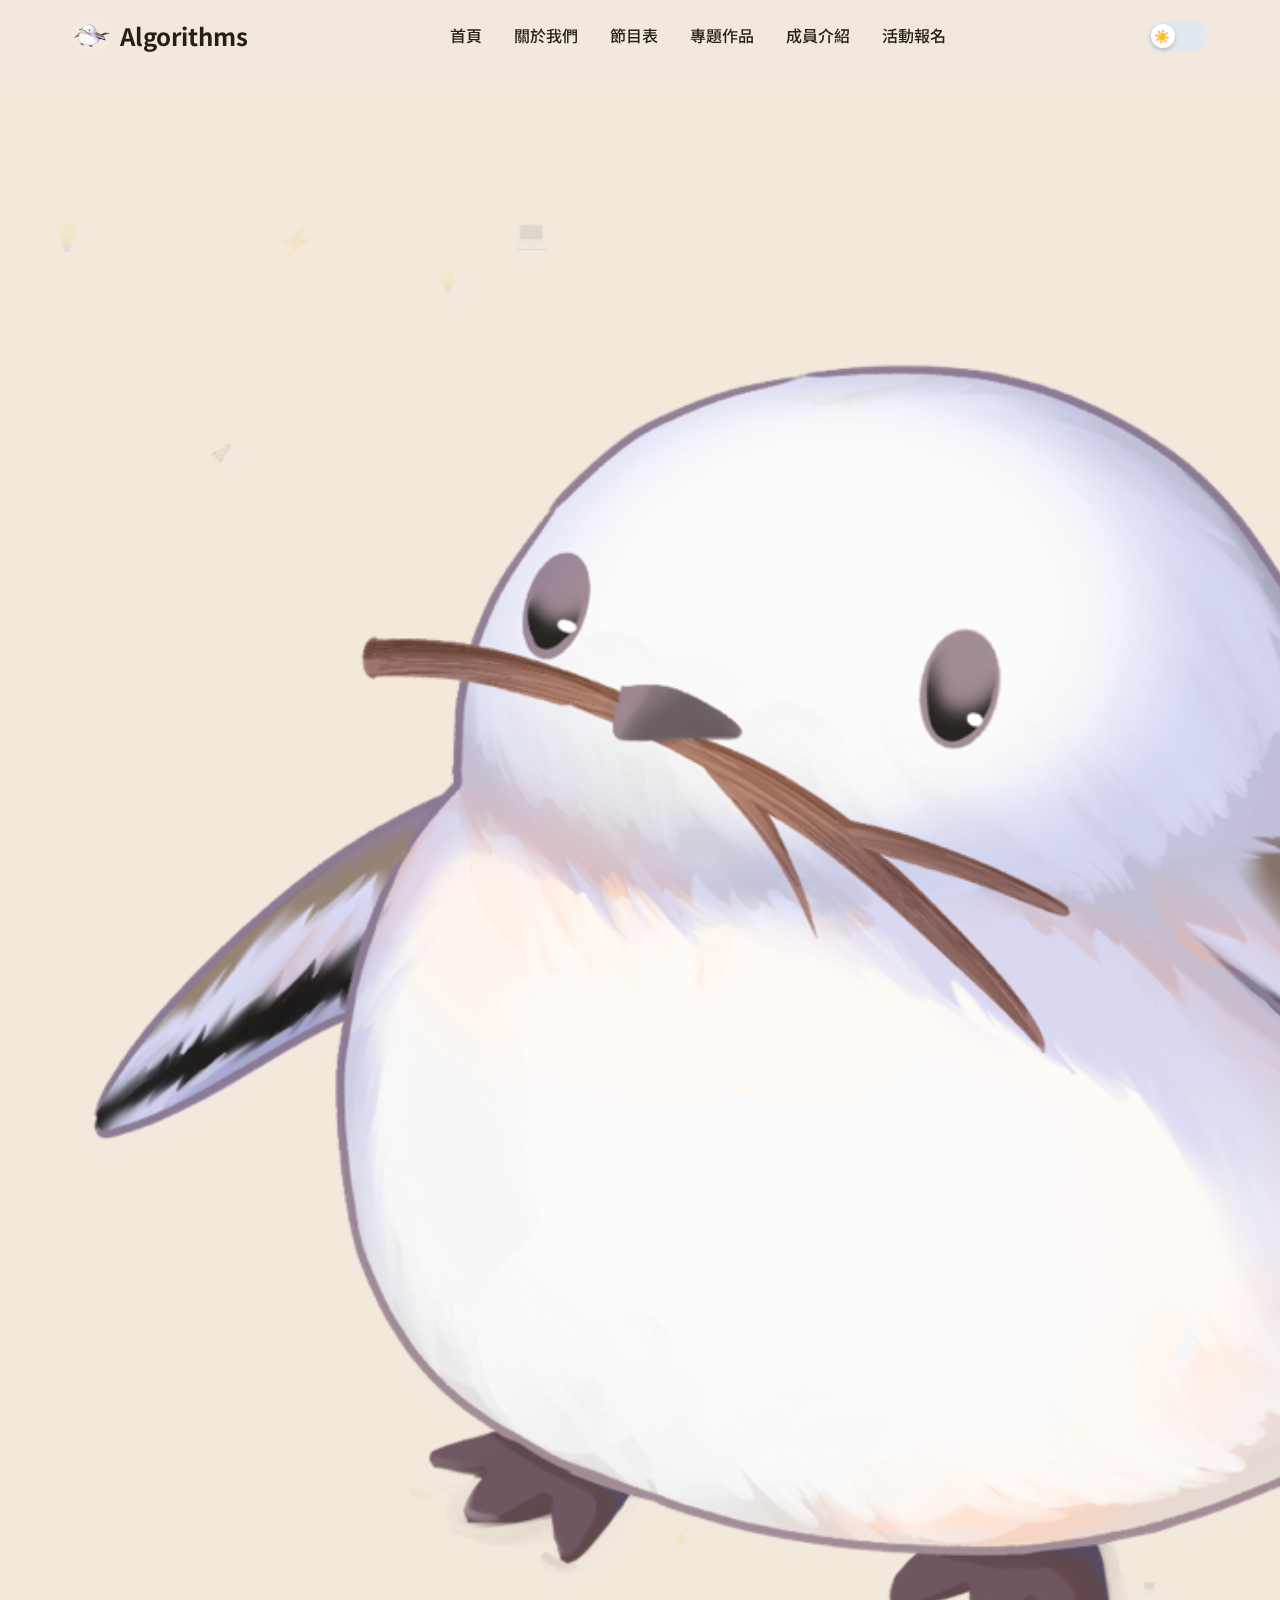
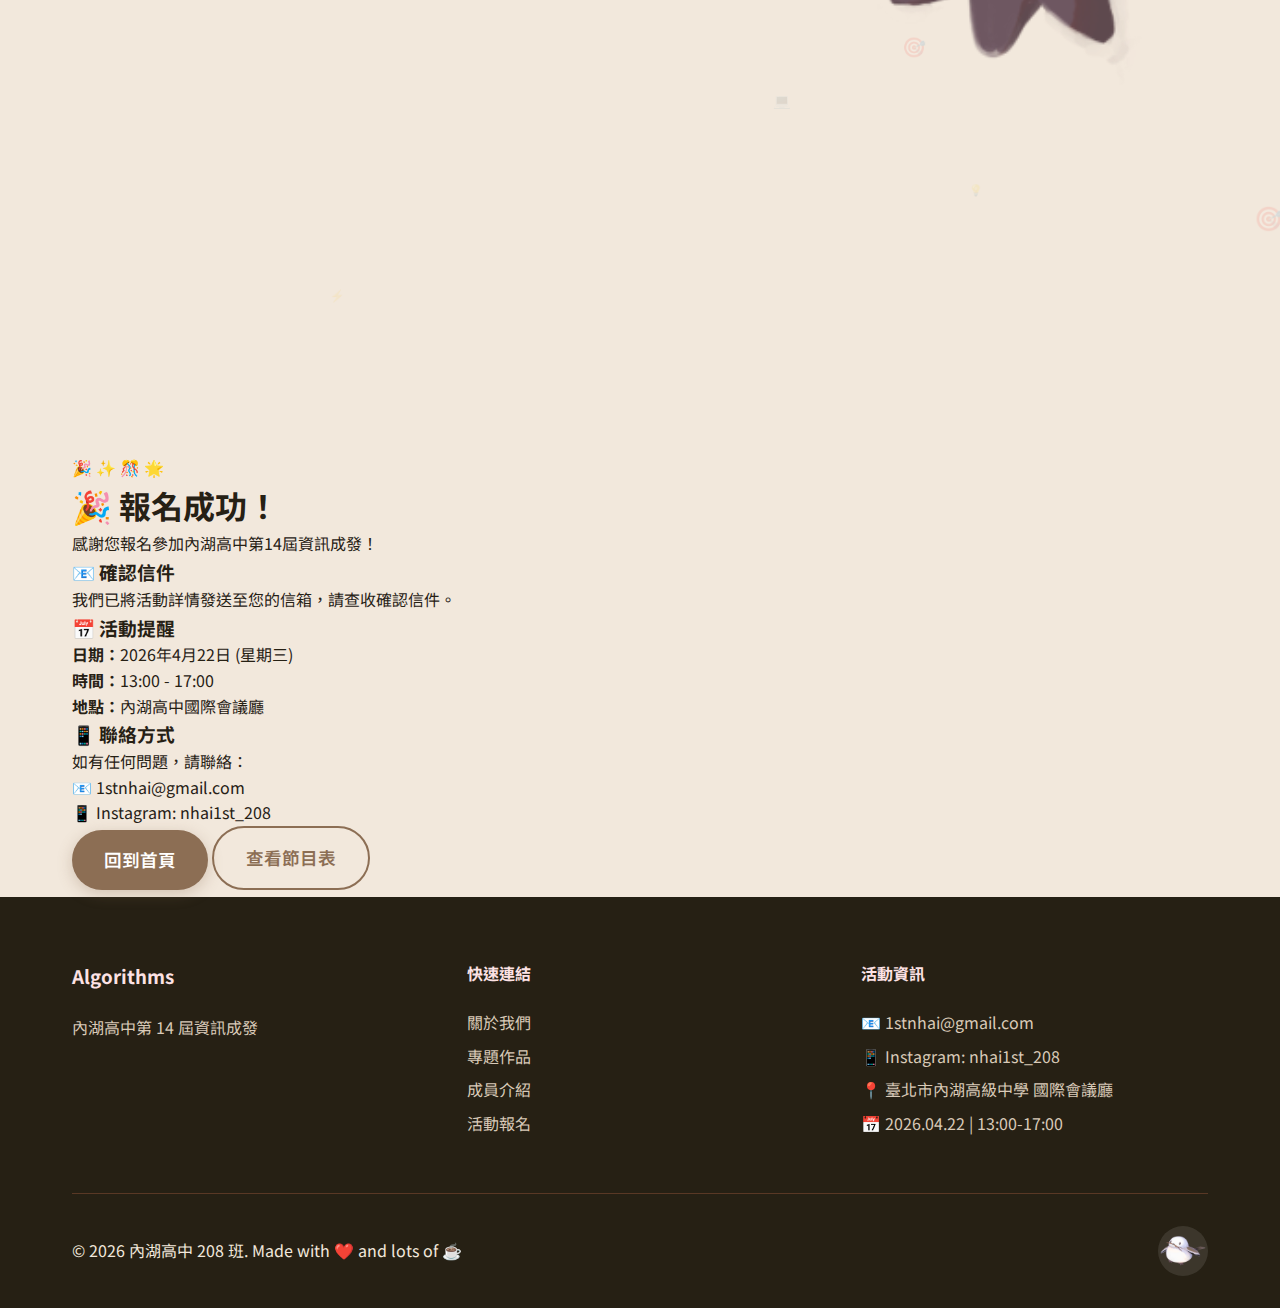
<file: thanks.html>
<!DOCTYPE html>
<html lang="zh-TW">
<head>
    <meta charset="UTF-8">
    <meta name="viewport" content="width=device-width, initial-scale=1.0">
    <title>報名成功 - Algorithms 內湖高中資訊成發</title>
    <link rel="stylesheet" href="styles/main.css">
    <link rel="preconnect" href="https://fonts.googleapis.com">
    <link rel="preconnect" href="https://fonts.gstatic.com" crossorigin>
    <link href="https://fonts.googleapis.com/css2?family=Noto+Sans+TC:wght@300;400;500;700&display=swap" rel="stylesheet">
</head>
<body data-theme="light">
    <!-- Navigation -->
    <nav class="navbar">
        <div class="nav-container">
            <div class="nav-logo">
                <img src="小肥啾.PNG" alt="小肥啾" class="mascot-img nav-mascot">
                <span>Algorithms</span>
            </div>
            <ul class="nav-menu">
                <li><a href="index.html">首頁</a></li>
                <li><a href="about.html">關於我們</a></li>
                <li><a href="schedule.html">節目表</a></li>
                <li><a href="projects.html">專題作品</a></li>
                <li><a href="team.html">成員介紹</a></li>
                <li><a href="register.html">活動報名</a></li>
            </ul>
            <div class="theme-toggle">
                <input type="checkbox" id="theme-switch">
                <label for="theme-switch" class="switch-label">
                    <span class="sun">☀️</span>
                    <span class="moon">🌙</span>
                </label>
            </div>
        </div>
    </nav>

    <!-- Success Message -->
    <section class="success-section">
        <div class="container">
            <div class="success-content">
                <div class="success-animation">
                    <img src="小肥啾.PNG" alt="小肥啾" class="success-mascot">
                    <div class="success-particles">
                        <span>🎉</span>
                        <span>✨</span>
                        <span>🎊</span>
                        <span>🌟</span>
                    </div>
                </div>
                
                <h1>🎉 報名成功！</h1>
                <p class="success-message">感謝您報名參加內湖高中第14屆資訊成發！</p>
                
                <div class="success-details">
                    <div class="detail-card">
                        <h3>📧 確認信件</h3>
                        <p>我們已將活動詳情發送至您的信箱，請查收確認信件。</p>
                    </div>
                    
                    <div class="detail-card">
                        <h3>📅 活動提醒</h3>
                        <p><strong>日期：</strong>2026年4月22日 (星期三)<br>
                           <strong>時間：</strong>13:00 - 17:00<br>
                           <strong>地點：</strong>內湖高中國際會議廳</p>
                    </div>
                    
                    <div class="detail-card">
                        <h3>📱 聯絡方式</h3>
                        <p>如有任何問題，請聯絡：<br>
                           📧 1stnhai@gmail.com<br>
                           📱 Instagram: nhai1st_208</p>
                    </div>
                </div>
                
                <div class="success-actions">
                    <a href="index.html" class="btn btn-primary">回到首頁</a>
                    <a href="schedule.html" class="btn btn-secondary">查看節目表</a>
                </div>
            </div>
        </div>
    </section>

    <!-- Footer -->
    <footer class="footer">
        <div class="container">
            <div class="footer-content">
                <div class="footer-section">
                    <h3>Algorithms</h3>
                    <p>內湖高中第 14 屆資訊成發</p>
                </div>
                <div class="footer-section">
                    <h4>快速連結</h4>
                    <ul>
                        <li><a href="about.html">關於我們</a></li>
                        <li><a href="projects.html">專題作品</a></li>
                        <li><a href="team.html">成員介紹</a></li>
                        <li><a href="register.html">活動報名</a></li>
                    </ul>
                </div>
                <div class="footer-section">
                    <h4>活動資訊</h4>
                    <p>📧 1stnhai@gmail.com</p>
                    <p>📱 Instagram: nhai1st_208</p>
                    <p>📍 臺北市內湖高級中學 國際會議廳</p>
                    <p>📅 2026.04.22 | 13:00-17:00</p>
                </div>
            </div>
            <div class="footer-bottom">
                <p>&copy; 2026 內湖高中 208 班. Made with ❤️ and lots of ☕</p>
                <div class="footer-mascot">
                    <img src="小肥啾.PNG" alt="小肥啾" class="mascot-img footer-mascot-img">
                </div>
            </div>
        </div>
    </footer>

    <script src="scripts/main.js"></script>
</body>
</html>
</file>
<file: styles/main.css>
/* CSS Variables for Theme Colors */
:root {
  /* Main Theme Colors */
  --primary-dark: #262014;
  --primary-light: #F2E8DC;
  --accent-brown: #8C6E54;
  --neutral-beige: #D9CAB8;
  --secondary-brown: #593825;
  
  /* Accent Colors */
  --accent-pink: #FDE2E4;
  --accent-blue: #8E97A4;
  --accent-gray: #E2E8F0;
  
  /* Dynamic Theme Variables - Light Mode */
  --bg-primary: #F2E8DC;
  --bg-secondary: #D9CAB8;
  --text-primary: #262014;
  --text-secondary: #593825;
  --accent-color: #8C6E54;
  --card-bg: #ffffff;
  --shadow: rgba(38, 32, 20, 0.1);
}

/* Dark Mode Variables */
[data-theme="dark"] {
  --bg-primary: #262014;
  --bg-secondary: #593825;
  --text-primary: #F2E8DC;
  --text-secondary: #D9CAB8;
  --accent-color: #FDE2E4;
  --card-bg: #3a2f1f;
  --shadow: rgba(0, 0, 0, 0.3);
}

/* Mascot Image Styles */
.mascot-img {
  width: auto;
  height: auto;
  object-fit: contain;
  border-radius: 50%;
  background: rgba(255, 255, 255, 0.1);
  padding: 2px;
  /* 防止被動畫影響 */
  transform: none !important;
  transition: none !important;
}

.nav-mascot {
  width: 40px;
  height: 40px;
  animation: wiggle 2s infinite;
}

.hero-mascot-img {
  width: 200px;
  height: 200px;
  filter: drop-shadow(0 10px 20px var(--shadow));
  /* 重要：確保不被 GSAP 影響 */
  transform: none !important;
}

.timeline-mascot {
  width: 30px;
  height: 30px;
}

.footer-mascot-img {
  width: 50px;
  height: 50px;
  animation: wiggle 2s infinite;
}

.bird .mascot-img {
  width: 80px;
  height: 80px;
  animation: bounce 1s infinite;
}

/* Reset and Base Styles */
* {
  margin: 0;
  padding: 0;
  box-sizing: border-box;
}

html {
  scroll-behavior: smooth;
}

body {
  font-family: 'Noto Sans TC', sans-serif;
  background-color: var(--bg-primary);
  color: var(--text-primary);
  line-height: 1.6;
  transition: all 0.3s ease;
  min-height: 100vh;
}

/* Ensure proper theme initialization */
body:not([data-theme]) {
  --bg-primary: #F2E8DC;
  --bg-secondary: #D9CAB8;
  --text-primary: #262014;
  --text-secondary: #593825;
  --accent-color: #8C6E54;
  --card-bg: #ffffff;
  --shadow: rgba(38, 32, 20, 0.1);
}

/* Loading Screen */
.loading-screen {
  position: fixed;
  top: 0;
  left: 0;
  width: 100%;
  height: 100%;
  background: var(--bg-primary);
  display: flex;
  flex-direction: column;
  justify-content: center;
  align-items: center;
  z-index: 9999;
  transition: opacity 0.5s ease;
}

.builder-bird {
  position: relative;
  margin-bottom: 2rem;
}

.bird {
  font-size: 4rem;
  animation: bounce 1s infinite;
}

.building-blocks {
  display: flex;
  gap: 1rem;
  margin-top: 1rem;
  justify-content: center;
}

.building-blocks span {
  font-size: 1.5rem;
  color: var(--accent-color);
  animation: fadeInOut 2s infinite;
}

.building-blocks span:nth-child(2) {
  animation-delay: 0.5s;
}

.building-blocks span:nth-child(3) {
  animation-delay: 1s;
}

@keyframes bounce {
  0%, 20%, 50%, 80%, 100% {
    transform: translateY(0);
  }
  40% {
    transform: translateY(-20px);
  }
  60% {
    transform: translateY(-10px);
  }
}

@keyframes fadeInOut {
  0%, 100% { opacity: 0.3; }
  50% { opacity: 1; }
}

/* Navigation */
.navbar {
  position: fixed;
  top: 0;
  width: 100%;
  background: rgba(242, 232, 220, 0.95);
  backdrop-filter: blur(10px);
  z-index: 1000;
  padding: 1rem 0;
  transition: all 0.3s ease;
}

[data-theme="dark"] .navbar {
  background: rgba(38, 32, 20, 0.95);
}

.nav-container {
  max-width: 1200px;
  margin: 0 auto;
  display: flex;
  justify-content: space-between;
  align-items: center;
  padding: 0 2rem;
}

.nav-logo {
  display: flex;
  align-items: center;
  gap: 0.5rem;
  font-size: 1.5rem;
  font-weight: 700;
  color: var(--text-primary);
}

.mascot {
  font-size: 2rem;
  animation: wiggle 2s infinite;
}

@keyframes wiggle {
  0%, 100% { transform: rotate(0deg); }
  25% { transform: rotate(-5deg); }
  75% { transform: rotate(5deg); }
}

.nav-menu {
  display: flex;
  list-style: none;
  gap: 2rem;
}

.nav-menu a {
  text-decoration: none;
  color: var(--text-primary);
  font-weight: 500;
  transition: color 0.3s ease;
  position: relative;
}

.nav-menu a:hover {
  color: var(--accent-color);
}

.nav-menu a::after {
  content: '';
  position: absolute;
  bottom: -5px;
  left: 0;
  width: 0;
  height: 2px;
  background: var(--accent-color);
  transition: width 0.3s ease;
}

.nav-menu a:hover::after {
  width: 100%;
}

/* Theme Toggle */
.theme-toggle {
  position: relative;
}

#theme-switch {
  display: none;
}

.switch-label {
  display: flex;
  align-items: center;
  background: var(--accent-gray);
  border-radius: 25px;
  padding: 0.5rem;
  cursor: pointer;
  transition: all 0.3s ease;
  width: 60px;
  height: 30px;
  position: relative;
}

.switch-label::before {
  content: '';
  position: absolute;
  top: 3px;
  left: 3px;
  width: 24px;
  height: 24px;
  background: white;
  border-radius: 50%;
  transition: transform 0.3s ease;
  box-shadow: 0 2px 4px rgba(0,0,0,0.2);
}

#theme-switch:checked + .switch-label::before {
  transform: translateX(30px);
}

.sun, .moon {
  font-size: 0.8rem;
  position: absolute;
  transition: opacity 0.3s ease;
}

.sun {
  left: 6px;
  opacity: 1;
}

.moon {
  right: 6px;
  opacity: 0;
}

#theme-switch:checked + .switch-label .sun {
  opacity: 0;
}

#theme-switch:checked + .switch-label .moon {
  opacity: 1;
}

/* Hero Section */
.hero {
  min-height: 100vh;
  display: flex;
  align-items: center;
  padding: 0 2rem;
  background: linear-gradient(135deg, var(--bg-primary) 0%, var(--bg-secondary) 100%);
  position: relative;
  overflow: hidden;
}

.hero::before {
  content: '';
  position: absolute;
  top: 0;
  left: 0;
  right: 0;
  bottom: 0;
  background: url('data:image/svg+xml,<svg xmlns="http://www.w3.org/2000/svg" viewBox="0 0 100 100"><defs><pattern id="grain" width="100" height="100" patternUnits="userSpaceOnUse"><circle cx="25" cy="25" r="1" fill="%23593825" opacity="0.1"/><circle cx="75" cy="75" r="1" fill="%23593825" opacity="0.1"/><circle cx="50" cy="10" r="1" fill="%23593825" opacity="0.1"/><circle cx="10" cy="90" r="1" fill="%23593825" opacity="0.1"/></pattern></defs><rect width="100" height="100" fill="url(%23grain)"/></svg>');
  pointer-events: none;
}

.hero-content {
  max-width: 1200px;
  margin: 0 auto;
  display: grid;
  grid-template-columns: 1fr 1fr;
  gap: 4rem;
  align-items: center;
  /* 確保內容可見 */
  opacity: 1;
  visibility: visible;
}

.hero-title {
  font-size: 4rem;
  font-weight: 700;
  margin-bottom: 1rem;
  line-height: 1.2;
  /* 確保文字可見 */
  opacity: 1 !important;
  transform: none !important;
}

.highlight {
  color: var(--accent-color);
  position: relative;
}

.highlight::after {
  content: '';
  position: absolute;
  bottom: 0;
  left: 0;
  width: 100%;
  height: 8px;
  background: var(--accent-pink);
  z-index: -1;
  transform: skew(-12deg);
}

.hero-subtitle {
  font-size: 1.5rem;
  color: var(--text-secondary);
  margin-bottom: 1rem;
  /* 確保文字可見 */
  opacity: 1 !important;
  transform: none !important;
}

.hero-description {
  font-size: 1.1rem;
  color: var(--text-secondary);
  margin-bottom: 3rem;
  font-style: italic;
  /* 確保文字可見 */
  opacity: 1 !important;
  transform: none !important;
}

/* Countdown Timer */
.countdown-timer {
  display: flex;
  gap: 2rem;
  margin-bottom: 3rem;
  justify-content: center;
  /* 確保可見 */
  opacity: 1 !important;
  transform: none !important;
}

.countdown-item {
  text-align: center;
  background: var(--card-bg);
  padding: 1.5rem;
  border-radius: 15px;
  box-shadow: 0 8px 32px var(--shadow);
  min-width: 80px;
}

.countdown-number {
  display: block;
  font-size: 2.5rem;
  font-weight: 700;
  color: var(--accent-color);
}

.countdown-label {
  font-size: 0.9rem;
  color: var(--text-secondary);
  font-weight: 500;
}

/* Buttons */
.hero-buttons {
  display: flex;
  gap: 1rem;
  /* 確保可見 */
  opacity: 1 !important;
  transform: none !important;
}

.btn {
  padding: 1rem 2rem;
  border-radius: 50px;
  text-decoration: none;
  font-weight: 600;
  font-size: 1.1rem;
  transition: all 0.3s ease;
  display: inline-block;
  position: relative;
  overflow: hidden;
}

.btn-primary {
  background: var(--accent-color);
  color: white;
  box-shadow: 0 4px 15px rgba(140, 110, 84, 0.3);
}

.btn-primary:hover {
  transform: translateY(-2px);
  box-shadow: 0 8px 25px rgba(140, 110, 84, 0.4);
}

.btn-secondary {
  background: transparent;
  color: var(--accent-color);
  border: 2px solid var(--accent-color);
}

.btn-secondary:hover {
  background: var(--accent-color);
  color: white;
  transform: translateY(-2px);
}

/* Hero Mascot */
.hero-mascot {
  display: flex;
  justify-content: center;
  align-items: center;
}

.mascot-container {
  position: relative;
  /* 移除浮動動畫，避免與 GSAP 衝突 */
}

.mascot-bird {
  display: flex;
  align-items: center;
  justify-content: center;
}

.hero-mascot-img {
  width: 200px;
  height: 200px;
  filter: drop-shadow(0 10px 20px var(--shadow));
  /* 確保圖片不會被變形 */
  object-fit: contain;
  transform: none !important; /* 防止被其他動畫影響 */
}

.speech-bubble {
  position: absolute;
  top: -60px;
  left: 50%;
  transform: translateX(-50%);
  background: var(--card-bg);
  padding: 1rem 1.5rem;
  border-radius: 20px;
  box-shadow: 0 4px 15px var(--shadow);
  white-space: nowrap;
  opacity: 0;
  animation: bubbleAppear 4s infinite;
  z-index: 10; /* 確保在小肥啾上方 */
}

.speech-bubble::after {
  content: '';
  position: absolute;
  bottom: -10px;
  left: 50%;
  transform: translateX(-50%);
  width: 0;
  height: 0;
  border-left: 10px solid transparent;
  border-right: 10px solid transparent;
  border-top: 10px solid var(--card-bg);
}

@keyframes float {
  0%, 100% { transform: translateY(0px); }
  50% { transform: translateY(-20px); }
}

@keyframes bubbleAppear {
  0%, 70%, 100% { 
    opacity: 0; 
    transform: translateX(-50%) translateY(10px); 
  }
  10%, 60% { 
    opacity: 1; 
    transform: translateX(-50%) translateY(0px); 
  }
}

/* Responsive Design */
@media (max-width: 768px) {
  .nav-menu {
    display: none;
  }
  
  .hero-content {
    grid-template-columns: 1fr;
    text-align: center;
    gap: 2rem;
  }
  
  .hero-title {
    font-size: 2.5rem;
  }
  
  .countdown-timer {
    gap: 1rem;
  }
  
  .countdown-item {
    padding: 1rem;
    min-width: 60px;
  }
  
  .countdown-number {
    font-size: 1.8rem;
  }
  
  .hero-buttons {
    flex-direction: column;
    align-items: center;
  }
  
  .hero-mascot-img {
    width: 120px;
    height: 120px;
  }
  
  .nav-mascot {
    width: 30px;
    height: 30px;
  }
  
  .bird .mascot-img {
    width: 60px;
    height: 60px;
  }
}

/* Utility Classes */
.hidden {
  opacity: 0;
  pointer-events: none;
}

.fade-in {
  animation: fadeIn 0.6s ease forwards;
}

@keyframes fadeIn {
  from { opacity: 0; transform: translateY(30px); }
  to { opacity: 1; transform: translateY(0); }
}

/* Section Styles */
.container {
  max-width: 1200px;
  margin: 0 auto;
  padding: 0 2rem;
}

.section-title {
  font-size: 3rem;
  font-weight: 700;
  text-align: center;
  margin-bottom: 4rem;
  color: var(--text-primary);
  position: relative;
}

.section-title::after {
  content: '';
  position: absolute;
  bottom: -10px;
  left: 50%;
  transform: translateX(-50%);
  width: 80px;
  height: 4px;
  background: var(--accent-color);
  border-radius: 2px;
}

/* About Section */
.about-section {
  padding: 8rem 0;
  background: var(--bg-secondary);
}

.about-content {
  display: grid;
  grid-template-columns: 1fr;
  gap: 4rem;
}

.about-story {
  text-align: center;
  max-width: 800px;
  margin: 0 auto;
}

.about-story h3 {
  font-size: 2rem;
  margin-bottom: 1.5rem;
  color: var(--accent-color);
}

.about-story p {
  font-size: 1.2rem;
  line-height: 1.8;
  color: var(--text-secondary);
}

.tech-showcase {
  text-align: center;
}

.tech-showcase h3 {
  font-size: 2rem;
  margin-bottom: 2rem;
  color: var(--accent-color);
}

.tech-slider {
  overflow: hidden;
  padding: 2rem 0;
}

.tech-track {
  display: flex;
  gap: 3rem;
  animation: scroll 20s linear infinite;
}

.tech-item {
  display: flex;
  flex-direction: column;
  align-items: center;
  gap: 1rem;
  min-width: 120px;
  padding: 1.5rem;
  background: var(--card-bg);
  border-radius: 15px;
  box-shadow: 0 4px 15px var(--shadow);
  transition: transform 0.3s ease;
}

.tech-item:hover {
  transform: translateY(-10px);
}

.tech-item img {
  width: 60px;
  height: 60px;
}

.tech-item span {
  font-weight: 600;
  color: var(--text-primary);
}

@keyframes scroll {
  0% { transform: translateX(0); }
  100% { transform: translateX(-50%); }
}

.team-photo {
  text-align: center;
}

.photo-container {
  position: relative;
  display: inline-block;
  border-radius: 20px;
  overflow: hidden;
  box-shadow: 0 10px 30px var(--shadow);
}

.formal-photo, .fun-photo {
  width: 600px;
  height: 400px;
  object-fit: cover;
  transition: opacity 0.3s ease;
}

.fun-photo {
  position: absolute;
  top: 0;
  left: 0;
  opacity: 0;
}

.photo-container:hover .fun-photo {
  opacity: 1;
}

.photo-container:hover .formal-photo {
  opacity: 0;
}

/* Schedule Section */
.schedule-section {
  padding: 8rem 0;
  background: var(--bg-primary);
}

.timeline {
  position: relative;
  max-width: 800px;
  margin: 0 auto;
}

.timeline::before {
  content: '';
  position: absolute;
  left: 50%;
  top: 0;
  bottom: 0;
  width: 4px;
  background: var(--accent-color);
  transform: translateX(-50%);
}

.timeline-item {
  position: relative;
  margin-bottom: 4rem;
  display: flex;
  align-items: center;
}

.timeline-item:nth-child(odd) {
  flex-direction: row;
}

.timeline-item:nth-child(even) {
  flex-direction: row-reverse;
}

.timeline-marker {
  position: absolute;
  left: 50%;
  transform: translateX(-50%);
  width: 20px;
  height: 20px;
  background: var(--accent-color);
  border-radius: 50%;
  border: 4px solid var(--bg-primary);
  z-index: 2;
}

.timeline-item.active .timeline-marker {
  width: 40px;
  height: 40px;
  background: var(--accent-pink);
  display: flex;
  align-items: center;
  justify-content: center;
}

.mascot-marker {
  display: flex;
  align-items: center;
  justify-content: center;
  width: 100%;
  height: 100%;
}

.current-indicator {
  position: absolute;
  top: -40px;
  left: 50%;
  transform: translateX(-50%);
  background: var(--accent-pink);
  color: var(--primary-dark);
  padding: 0.5rem 1rem;
  border-radius: 20px;
  font-size: 0.8rem;
  font-weight: 600;
  white-space: nowrap;
  box-shadow: 0 4px 15px rgba(253, 226, 228, 0.5);
}

.timeline-content {
  background: var(--card-bg);
  padding: 2rem;
  border-radius: 15px;
  box-shadow: 0 4px 15px var(--shadow);
  width: 45%;
  position: relative;
}

.timeline-item:nth-child(odd) .timeline-content {
  margin-right: auto;
  margin-left: 55%;
}

.timeline-item:nth-child(even) .timeline-content {
  margin-left: auto;
  margin-right: 55%;
}

.timeline-content h3 {
  font-size: 1.5rem;
  margin-bottom: 0.5rem;
  color: var(--accent-color);
}

.timeline-content .time {
  font-weight: 600;
  color: var(--accent-brown);
  margin-bottom: 1rem;
}

.project-list {
  margin-top: 1rem;
}

.project-list p {
  margin: 0.5rem 0;
  color: var(--text-secondary);
  font-size: 0.95rem;
  padding-left: 0.5rem;
}

/* Projects Section */
.projects-section {
  padding: 8rem 0;
  background: var(--bg-secondary);
}

.project-filters {
  display: flex;
  justify-content: center;
  gap: 1rem;
  margin-bottom: 4rem;
}

.filter-btn {
  padding: 0.8rem 2rem;
  border: 2px solid var(--accent-color);
  background: transparent;
  color: var(--accent-color);
  border-radius: 25px;
  font-weight: 600;
  cursor: pointer;
  transition: all 0.3s ease;
}

.filter-btn.active,
.filter-btn:hover {
  background: var(--accent-color);
  color: white;
}

.projects-grid {
  display: grid;
  grid-template-columns: repeat(auto-fit, minmax(350px, 1fr));
  gap: 3rem;
}

.project-card {
  background: var(--card-bg);
  border-radius: 20px;
  overflow: hidden;
  box-shadow: 0 8px 30px var(--shadow);
  transition: transform 0.3s ease;
}

.project-card:hover {
  transform: translateY(-10px);
}

.project-image {
  position: relative;
  overflow: hidden;
}

.project-image img {
  width: 100%;
  height: 250px;
  object-fit: cover;
  transition: transform 0.3s ease;
}

.project-card:hover .project-image img {
  transform: scale(1.1);
}

.project-overlay {
  position: absolute;
  top: 0;
  left: 0;
  right: 0;
  bottom: 0;
  background: rgba(0, 0, 0, 0.7);
  display: flex;
  align-items: center;
  justify-content: center;
  opacity: 0;
  transition: opacity 0.3s ease;
}

.project-card:hover .project-overlay {
  opacity: 1;
}

.project-stats {
  display: flex;
  gap: 2rem;
  color: white;
  font-weight: 600;
}

.project-content {
  padding: 2rem;
}

.project-content h3 {
  font-size: 1.5rem;
  margin-bottom: 1rem;
  color: var(--text-primary);
}

.project-content p {
  color: var(--text-secondary);
  margin-bottom: 1.5rem;
  line-height: 1.6;
}

.tech-tags {
  display: flex;
  flex-wrap: wrap;
  gap: 0.5rem;
  margin-bottom: 2rem;
}

.tag {
  background: var(--accent-color);
  color: white;
  padding: 0.3rem 1rem;
  border-radius: 20px;
  font-size: 0.9rem;
  font-weight: 500;
}

.project-buttons {
  display: flex;
  gap: 1rem;
}

.btn-small {
  padding: 0.6rem 1.5rem;
  font-size: 0.9rem;
}

.btn-full {
  width: 100%;
}

/* Team Section */
.team-section {
  padding: 8rem 0;
  background: var(--bg-primary);
}

.team-grid {
  display: grid;
  grid-template-columns: repeat(auto-fit, minmax(300px, 1fr));
  gap: 3rem;
}

.member-card {
  perspective: 1000px;
  height: 400px;
}

.member-card-inner {
  position: relative;
  width: 100%;
  height: 100%;
  text-align: center;
  transition: transform 0.6s;
  transform-style: preserve-3d;
  cursor: pointer;
}

.member-card:hover .member-card-inner {
  transform: rotateY(180deg);
}

.member-front, .member-back {
  position: absolute;
  width: 100%;
  height: 100%;
  backface-visibility: hidden;
  background: var(--card-bg);
  border-radius: 20px;
  box-shadow: 0 8px 30px var(--shadow);
  display: flex;
  flex-direction: column;
  justify-content: center;
  align-items: center;
  padding: 2rem;
}

.member-back {
  transform: rotateY(180deg);
}

.member-avatar {
  font-size: 4rem;
  margin-bottom: 1rem;
}

.member-front h3 {
  font-size: 1.8rem;
  margin-bottom: 0.5rem;
  color: var(--text-primary);
}

.member-role {
  color: var(--accent-color);
  font-weight: 600;
  font-size: 1.1rem;
}

.skill-radar {
  margin-bottom: 2rem;
}

.member-quote {
  text-align: center;
  font-style: italic;
  color: var(--text-secondary);
  line-height: 1.6;
}

/* Registration Section */
.register-section {
  padding: 8rem 0;
  background: var(--bg-secondary);
}

.register-content {
  display: grid;
  grid-template-columns: 1fr 1fr;
  gap: 4rem;
  align-items: start;
}

.register-info h3 {
  font-size: 2rem;
  margin-bottom: 1rem;
  color: var(--accent-color);
}

.event-subtitle {
  font-size: 1.1rem;
  color: var(--text-secondary);
  margin-bottom: 2rem;
  line-height: 1.6;
  font-style: italic;
}

.contact-info {
  margin-top: 2rem;
  padding-top: 2rem;
  border-top: 1px solid var(--accent-gray);
}

.contact-info h4 {
  font-size: 1.3rem;
  margin-bottom: 1rem;
  color: var(--accent-color);
}

.contact-info p {
  margin-bottom: 0.5rem;
  color: var(--text-secondary);
}

.event-details {
  list-style: none;
  margin-bottom: 2rem;
}

.event-details li {
  padding: 1rem 0;
  font-size: 1.1rem;
  color: var(--text-secondary);
  border-bottom: 1px solid var(--accent-gray);
}

.register-form {
  background: var(--card-bg);
  padding: 3rem;
  border-radius: 20px;
  box-shadow: 0 8px 30px var(--shadow);
}

.form-group {
  margin-bottom: 2rem;
}

.form-group label {
  display: block;
  margin-bottom: 0.5rem;
  font-weight: 600;
  color: var(--text-primary);
}

.form-group input,
.form-group select {
  width: 100%;
  padding: 1rem;
  border: 2px solid var(--accent-gray);
  border-radius: 10px;
  font-size: 1rem;
  background: var(--bg-primary);
  color: var(--text-primary);
  transition: border-color 0.3s ease;
}

.form-group input:focus,
.form-group select:focus {
  outline: none;
  border-color: var(--accent-color);
}

/* Footer */
.footer {
  background: var(--primary-dark);
  color: var(--primary-light);
  padding: 4rem 0 2rem;
}

.footer-content {
  display: grid;
  grid-template-columns: repeat(auto-fit, minmax(250px, 1fr)); /* 改回自適應三欄 */
  gap: 3rem;
  margin-bottom: 3rem;
}

.footer-section h3,
.footer-section h4 {
  margin-bottom: 1.5rem;
  color: var(--accent-pink);
}

.footer-section p,
.footer-section li {
  margin-bottom: 0.5rem;
  color: var(--neutral-beige);
}

.footer-section ul {
  list-style: none;
}

.footer-section a {
  color: var(--neutral-beige);
  text-decoration: none;
  transition: color 0.3s ease;
}

.footer-section a:hover {
  color: var(--accent-pink);
}

.social-links {
  display: flex;
  gap: 1rem;
  margin-top: 1rem;
}

.social-links a {
  font-size: 1.5rem;
  padding: 0.5rem;
  border-radius: 50%;
  background: var(--secondary-brown);
  transition: transform 0.3s ease;
}

.social-links a:hover {
  transform: scale(1.1);
}

.footer-bottom {
  border-top: 1px solid var(--secondary-brown);
  padding-top: 2rem;
  display: flex;
  justify-content: space-between;
  align-items: center;
}

.footer-mascot {
  display: flex;
  align-items: center;
  justify-content: center;
}

/* Responsive Design */
@media (max-width: 768px) {
  .section-title {
    font-size: 2rem;
  }
  
  .hero-content,
  .register-content {
    grid-template-columns: 1fr;
    gap: 2rem;
  }
  
  .timeline-item {
    flex-direction: column !important;
  }
  
  .timeline-content {
    width: 90% !important;
    margin: 2rem auto !important;
  }
  
  .timeline::before {
    left: 20px;
  }
  
  .timeline-marker {
    left: 20px !important;
  }
  
  .projects-grid {
    grid-template-columns: 1fr;
  }
  
  .team-grid {
    grid-template-columns: 1fr;
  }
  
  .footer-bottom {
    flex-direction: column;
    gap: 1rem;
  }
  
  .photo-container img {
    width: 100%;
    max-width: 400px;
    height: auto;
  }
}

/* Animation Classes */
.fade-in-up {
  opacity: 0;
  transform: translateY(30px);
  transition: all 0.6s ease;
}

.fade-in-up.visible {
  opacity: 1;
  transform: translateY(0);
}

.scale-in {
  opacity: 0;
  transform: scale(0.8);
  transition: all 0.6s ease;
}

.scale-in.visible {
  opacity: 1;
  transform: scale(1);
}
/* Multi-page Layout Styles */

/* Page Header */
.page-header {
  background: linear-gradient(135deg, var(--bg-primary) 0%, var(--bg-secondary) 100%);
  padding: 8rem 0 4rem;
  text-align: center;
  position: relative;
  overflow: hidden;
}

.page-header::before {
  content: '';
  position: absolute;
  top: 0;
  left: 0;
  right: 0;
  bottom: 0;
  background: url('data:image/svg+xml,<svg xmlns="http://www.w3.org/2000/svg" viewBox="0 0 100 100"><defs><pattern id="grain" width="100" height="100" patternUnits="userSpaceOnUse"><circle cx="25" cy="25" r="1" fill="%23593825" opacity="0.1"/><circle cx="75" cy="75" r="1" fill="%23593825" opacity="0.1"/></pattern></defs><rect width="100" height="100" fill="url(%23grain)"/></svg>');
  pointer-events: none;
}

.header-content h1 {
  font-size: 3.5rem;
  font-weight: 700;
  margin-bottom: 1rem;
  color: var(--text-primary);
}

.header-content p {
  font-size: 1.3rem;
  color: var(--text-secondary);
}

/* Navigation Active State */
.nav-menu a.active {
  color: var(--accent-color);
  font-weight: 600;
}

.nav-menu a.active::after {
  width: 100%;
}

/* Quick Info Cards */
.quick-info {
  padding: 4rem 0;
  background: var(--bg-secondary);
}

.info-grid {
  display: grid;
  grid-template-columns: repeat(auto-fit, minmax(250px, 1fr));
  gap: 2rem;
}

.info-card {
  background: var(--card-bg);
  padding: 2rem;
  border-radius: 15px;
  text-align: center;
  box-shadow: 0 4px 15px var(--shadow);
  transition: transform 0.3s ease;
}

.info-card:hover {
  transform: translateY(-5px);
}

.info-icon {
  font-size: 3rem;
  margin-bottom: 1rem;
}

.info-card h3 {
  font-size: 1.3rem;
  margin-bottom: 1rem;
  color: var(--accent-color);
}

.info-card p {
  color: var(--text-secondary);
  margin-bottom: 0.5rem;
}

/* Navigation Cards */
.nav-cards {
  padding: 6rem 0;
  background: var(--bg-primary);
}

.cards-grid {
  display: grid;
  grid-template-columns: repeat(4, 1fr); /* 強制四欄 */
  gap: 2rem;
  max-width: 1200px;
  margin: 0 auto;
}

.nav-card {
  background: var(--card-bg);
  padding: 2.5rem;
  border-radius: 20px;
  text-decoration: none;
  color: var(--text-primary);
  box-shadow: 0 8px 30px var(--shadow);
  transition: all 0.3s ease;
  text-align: center;
  min-height: 200px; /* 確保高度一致 */
  display: flex;
  flex-direction: column;
  justify-content: center;
}

.nav-card:hover {
  transform: translateY(-10px);
  box-shadow: 0 15px 40px var(--shadow);
  color: var(--text-primary);
}

.card-icon {
  font-size: 4rem;
  margin-bottom: 1.5rem;
}

.nav-card h3 {
  font-size: 1.5rem;
  margin-bottom: 1rem;
  color: var(--accent-color);
}

.nav-card p {
  color: var(--text-secondary);
  line-height: 1.6;
}

/* About Page Specific Styles */
.story-details {
  margin-top: 3rem;
  display: grid;
  grid-template-columns: repeat(3, 1fr); /* 強制三欄並排 */
  gap: 2rem;
}

.detail-item {
  background: var(--card-bg);
  padding: 2rem;
  border-radius: 15px;
  box-shadow: 0 4px 15px var(--shadow);
  min-height: 250px; /* 確保高度一致 */
  display: flex;
  flex-direction: column;
  justify-content: flex-start;
  transition: transform 0.3s ease; /* 添加懸停效果 */
}

.detail-item:hover {
  transform: translateY(-5px);
}

.detail-item h3 {
  font-size: 1.3rem;
  margin-bottom: 1rem;
  color: var(--accent-color);
}

.detail-item p {
  color: var(--text-secondary);
  line-height: 1.6;
  flex-grow: 1; /* 讓文字填滿剩餘空間 */
}

.mascot-section {
  margin: 4rem 0;
  text-align: center;
}

.mascot-display {
  display: flex;
  align-items: center;
  justify-content: center;
  gap: 3rem;
  flex-wrap: wrap;
}

.large-mascot {
  width: 200px;
  height: 200px;
  object-fit: contain;
  border-radius: 50%;
  box-shadow: 0 10px 30px var(--shadow);
}

.mascot-info {
  max-width: 400px;
  text-align: left;
}

.mascot-info h3 {
  font-size: 1.8rem;
  margin-bottom: 1rem;
  color: var(--accent-color);
}

.tech-grid {
  display: grid;
  grid-template-columns: repeat(auto-fit, minmax(300px, 1fr));
  gap: 3rem;
  margin-top: 3rem;
}

.tech-category {
  background: var(--card-bg);
  padding: 2rem;
  border-radius: 15px;
  box-shadow: 0 4px 15px var(--shadow);
}

.tech-category h3 {
  font-size: 1.5rem;
  margin-bottom: 1.5rem;
  color: var(--accent-color);
  text-align: center;
}

.tech-items {
  display: grid;
  grid-template-columns: repeat(2, 1fr);
  gap: 1rem;
}

.memory-grid {
  display: grid;
  grid-template-columns: repeat(auto-fit, minmax(250px, 1fr));
  gap: 2rem;
  margin-top: 3rem;
}

.memory-item {
  background: var(--card-bg);
  border-radius: 15px;
  overflow: hidden;
  box-shadow: 0 4px 15px var(--shadow);
  transition: transform 0.3s ease;
}

.memory-item:hover {
  transform: translateY(-5px);
}

.memory-item img {
  width: 100%;
  height: 200px;
  object-fit: cover;
}

.memory-item h4 {
  padding: 1rem;
  margin: 0;
  color: var(--accent-color);
}

.memory-item p {
  padding: 0 1rem 1rem;
  margin: 0;
  color: var(--text-secondary);
}

/* Schedule Page Specific Styles */
.event-info {
  padding: 4rem 0;
  background: var(--bg-secondary);
}

.info-banner {
  background: var(--card-bg);
  border-radius: 20px;
  padding: 3rem;
  box-shadow: 0 8px 30px var(--shadow);
}

.banner-content {
  display: grid;
  grid-template-columns: 1fr auto;
  gap: 3rem;
  align-items: center;
}

.details-grid {
  display: grid;
  grid-template-columns: repeat(2, 1fr);
  gap: 1rem;
  margin-top: 1.5rem;
}

.detail {
  padding: 0.5rem 0;
  color: var(--text-secondary);
}

.event-mascot {
  width: 120px;
  height: 120px;
  object-fit: contain;
}

.timeline-details ul {
  list-style: none;
  margin-top: 1rem;
}

.timeline-details li {
  padding: 0.3rem 0;
  color: var(--text-secondary);
  position: relative;
  padding-left: 1.5rem;
}

.timeline-details li::before {
  content: '•';
  position: absolute;
  left: 0;
  color: var(--accent-color);
  font-weight: bold;
}

.project-showcase {
  margin-top: 1rem;
}

.project-item {
  background: rgba(140, 110, 84, 0.1);
  padding: 1rem;
  border-radius: 10px;
  margin-bottom: 1rem;
  border-left: 4px solid var(--accent-color);
}

.project-item h4 {
  margin: 0 0 0.5rem 0;
  color: var(--accent-color);
  font-size: 1.1rem;
}

.project-item p {
  margin: 0;
  color: var(--text-secondary);
  font-size: 0.9rem;
}

.quick-actions {
  padding: 6rem 0;
  background: var(--bg-primary);
}

.actions-grid {
  display: grid;
  grid-template-columns: repeat(auto-fit, minmax(280px, 1fr));
  gap: 2rem;
}

.action-card {
  background: var(--card-bg);
  padding: 2.5rem;
  border-radius: 20px;
  text-decoration: none;
  color: var(--text-primary);
  box-shadow: 0 8px 30px var(--shadow);
  transition: all 0.3s ease;
  text-align: center;
}

.action-card:hover {
  transform: translateY(-10px);
  box-shadow: 0 15px 40px var(--shadow);
  color: var(--text-primary);
}

.action-icon {
  font-size: 4rem;
  margin-bottom: 1.5rem;
}

.action-card h3 {
  font-size: 1.5rem;
  margin-bottom: 1rem;
  color: var(--accent-color);
}

.action-card p {
  color: var(--text-secondary);
  line-height: 1.6;
}

/* Projects Page Specific Styles */
.project-card.featured {
  border: 3px solid var(--accent-pink);
  position: relative;
}

.project-card.featured::before {
  content: '⭐ 精選作品';
  position: absolute;
  top: -15px;
  left: 20px;
  background: var(--accent-pink);
  color: var(--primary-dark);
  padding: 0.5rem 1rem;
  border-radius: 20px;
  font-size: 0.8rem;
  font-weight: 600;
  z-index: 2;
}

.project-features {
  margin: 1.5rem 0;
  padding: 1rem;
  background: rgba(140, 110, 84, 0.1);
  border-radius: 10px;
}

.project-features h4 {
  margin: 0 0 1rem 0;
  color: var(--accent-color);
  font-size: 1rem;
}

.project-features ul {
  list-style: none;
  margin: 0;
}

.project-features li {
  padding: 0.3rem 0;
  color: var(--text-secondary);
  position: relative;
  padding-left: 1.5rem;
  font-size: 0.9rem;
}

.project-features li::before {
  content: '✓';
  position: absolute;
  left: 0;
  color: var(--accent-color);
  font-weight: bold;
}

.btn-outline {
  background: transparent;
  color: var(--accent-color);
  border: 2px solid var(--accent-color);
}

.btn-outline:hover {
  background: var(--accent-color);
  color: white;
}

.project-stats {
  padding: 4rem 0;
  background: var(--bg-secondary);
}

.stats-grid {
  display: grid;
  grid-template-columns: repeat(auto-fit, minmax(200px, 1fr));
  gap: 2rem;
}

.stat-item {
  text-align: center;
  background: var(--card-bg);
  padding: 2rem;
  border-radius: 15px;
  box-shadow: 0 4px 15px var(--shadow);
}

.stat-number {
  font-size: 3rem;
  font-weight: 700;
  color: var(--accent-color);
  margin-bottom: 0.5rem;
}

.stat-label {
  font-size: 1.1rem;
  color: var(--text-secondary);
  font-weight: 500;
}

/* Responsive Design for New Pages */
@media (max-width: 768px) {
  .header-content h1 {
    font-size: 2.5rem;
  }
  
  .banner-content {
    grid-template-columns: 1fr;
    text-align: center;
  }
  
  .details-grid {
    grid-template-columns: 1fr;
  }
  
  .mascot-display {
    flex-direction: column;
    gap: 2rem;
  }
  
  .mascot-info {
    text-align: center;
  }
  
  .tech-items {
    grid-template-columns: 1fr;
  }
  
  .cards-grid,
  .actions-grid {
    grid-template-columns: 1fr;
  }
}
/* Team Page Specific Styles */
.team-intro {
  text-align: center;
  margin-bottom: 4rem;
  max-width: 800px;
  margin-left: auto;
  margin-right: auto;
}

.team-intro h2 {
  font-size: 2.5rem;
  margin-bottom: 1.5rem;
  color: var(--accent-color);
}

.team-intro p {
  font-size: 1.2rem;
  color: var(--text-secondary);
  line-height: 1.6;
}

.member-specialty {
  font-size: 0.9rem;
  color: var(--accent-brown);
  font-style: italic;
  margin-top: 0.5rem;
}

.member-quote h4 {
  font-size: 1rem;
  margin-bottom: 1rem;
  color: var(--accent-color);
}

.proud-code {
  margin-top: 1rem;
  padding-top: 1rem;
  border-top: 1px solid rgba(140, 110, 84, 0.3);
  font-style: italic;
  color: var(--accent-brown);
}

.team-stats {
  padding: 4rem 0;
  background: var(--bg-secondary);
}

.team-values {
  padding: 6rem 0;
  background: var(--bg-primary);
}

.values-grid {
  display: grid;
  grid-template-columns: repeat(auto-fit, minmax(250px, 1fr));
  gap: 2rem;
}

.value-item {
  background: var(--card-bg);
  padding: 2.5rem;
  border-radius: 20px;
  text-align: center;
  box-shadow: 0 8px 30px var(--shadow);
  transition: transform 0.3s ease;
}

.value-item:hover {
  transform: translateY(-10px);
}

.value-icon {
  font-size: 4rem;
  margin-bottom: 1.5rem;
}

.value-item h3 {
  font-size: 1.5rem;
  margin-bottom: 1rem;
  color: var(--accent-color);
}

.value-item p {
  color: var(--text-secondary);
  line-height: 1.6;
}

/* Register Page Specific Styles */
.register-section {
  padding: 6rem 0;
  background: var(--bg-secondary);
}

.register-content {
  display: grid;
  grid-template-columns: 1fr 1fr;
  gap: 4rem;
  align-items: start;
}

.register-info h2 {
  font-size: 2.2rem;
  margin-bottom: 0.5rem;
  color: var(--accent-color);
}

.register-info h3 {
  font-size: 1.8rem;
  margin-bottom: 1rem;
  color: var(--text-primary);
  font-weight: 600;
}

.event-highlights {
  margin: 2rem 0;
}

.highlight-item {
  display: flex;
  align-items: center;
  gap: 1rem;
  margin-bottom: 1.5rem;
  padding: 1rem;
  background: rgba(140, 110, 84, 0.1);
  border-radius: 10px;
}

.highlight-icon {
  font-size: 2rem;
  min-width: 50px;
}

.highlight-content h4 {
  margin: 0 0 0.5rem 0;
  color: var(--accent-color);
  font-size: 1.1rem;
}

.highlight-content p {
  margin: 0;
  color: var(--text-secondary);
  font-size: 0.9rem;
}

.contact-grid {
  display: grid;
  grid-template-columns: repeat(2, 1fr);
  gap: 1rem;
  margin-top: 1rem;
}

.contact-item {
  display: flex;
  align-items: center;
  gap: 1rem;
  padding: 1rem;
  background: var(--card-bg);
  border-radius: 10px;
  box-shadow: 0 2px 8px var(--shadow);
}

.contact-icon {
  font-size: 1.5rem;
}

.contact-item strong {
  display: block;
  color: var(--accent-color);
  font-size: 0.9rem;
}

.contact-item p {
  margin: 0;
  color: var(--text-secondary);
  font-size: 0.9rem;
}

.register-form {
  background: var(--card-bg);
  padding: 3rem;
  border-radius: 20px;
  box-shadow: 0 8px 30px var(--shadow);
  position: sticky;
  top: 100px;
}

.form-header {
  text-align: center;
  margin-bottom: 2rem;
}

.form-header h3 {
  font-size: 1.8rem;
  margin-bottom: 0.5rem;
  color: var(--accent-color);
}

.form-header p {
  color: var(--text-secondary);
  margin: 0;
}

.form-group {
  margin-bottom: 1.5rem;
}

.form-group label {
  display: block;
  margin-bottom: 0.5rem;
  font-weight: 600;
  color: var(--text-primary);
  font-size: 0.95rem;
}

.form-group input,
.form-group select,
.form-group textarea {
  width: 100%;
  padding: 1rem;
  border: 2px solid var(--accent-gray);
  border-radius: 10px;
  font-size: 1rem;
  background: var(--bg-primary);
  color: var(--text-primary);
  transition: all 0.3s ease;
  font-family: inherit;
}

.form-group input:focus,
.form-group select:focus,
.form-group textarea:focus {
  outline: none;
  border-color: var(--accent-color);
  box-shadow: 0 0 0 3px rgba(140, 110, 84, 0.1);
}

.form-group textarea {
  resize: vertical;
  min-height: 100px;
}

.checkbox-group {
  display: flex;
  align-items: flex-start;
  gap: 0.5rem;
}

.checkbox-label {
  display: flex;
  align-items: flex-start;
  gap: 0.75rem;
  cursor: pointer;
  font-size: 0.9rem;
  line-height: 1.4;
}

.checkbox-label input[type="checkbox"] {
  display: none;
}

.checkmark {
  width: 20px;
  height: 20px;
  border: 2px solid var(--accent-gray);
  border-radius: 4px;
  position: relative;
  flex-shrink: 0;
  margin-top: 2px;
  transition: all 0.3s ease;
}

.checkbox-label input[type="checkbox"]:checked + .checkmark {
  background: var(--accent-color);
  border-color: var(--accent-color);
}

.checkbox-label input[type="checkbox"]:checked + .checkmark::after {
  content: '✓';
  position: absolute;
  top: 50%;
  left: 50%;
  transform: translate(-50%, -50%);
  color: white;
  font-size: 12px;
  font-weight: bold;
}

.btn-full {
  width: 100%;
  display: flex;
  align-items: center;
  justify-content: center;
  gap: 0.5rem;
  font-size: 1.1rem;
  padding: 1.2rem;
}

.btn-icon {
  font-size: 1.2rem;
}

.form-note {
  text-align: center;
  font-size: 0.85rem;
  color: var(--text-secondary);
  margin-top: 1rem;
  margin-bottom: 0;
}

.why-attend {
  padding: 6rem 0;
  background: var(--bg-primary);
}

.reasons-grid {
  display: grid;
  grid-template-columns: repeat(auto-fit, minmax(280px, 1fr));
  gap: 2rem;
}

.reason-item {
  background: var(--card-bg);
  padding: 2.5rem;
  border-radius: 20px;
  text-align: center;
  box-shadow: 0 8px 30px var(--shadow);
  transition: transform 0.3s ease;
}

.reason-item:hover {
  transform: translateY(-10px);
}

.reason-icon {
  font-size: 4rem;
  margin-bottom: 1.5rem;
}

.reason-item h3 {
  font-size: 1.5rem;
  margin-bottom: 1rem;
  color: var(--accent-color);
}

.reason-item p {
  color: var(--text-secondary);
  line-height: 1.6;
}

/* Enhanced Responsive Design */
@media (max-width: 1024px) {
  .register-content {
    grid-template-columns: 1fr;
    gap: 3rem;
  }
  
  .register-form {
    position: static;
  }
  
  .cards-grid {
    grid-template-columns: repeat(2, 1fr); /* 平板顯示兩欄 */
  }
  
  .story-details {
    grid-template-columns: repeat(3, 1fr); /* 平板版保持三欄 */
    gap: 1.5rem; /* 稍微縮小間距 */
  }
}

@media (max-width: 768px) {
  .team-intro h2 {
    font-size: 2rem;
  }
  
  .story-details {
    grid-template-columns: 1fr; /* 手機版改為單欄 */
  }
  
  .contact-grid {
    grid-template-columns: 1fr;
  }
  
  .highlight-item {
    flex-direction: column;
    text-align: center;
    gap: 1rem;
  }
  
  .register-info h2 {
    font-size: 1.8rem;
  }
  
  .register-info h3 {
    font-size: 1.5rem;
  }
  
  .form-header h3 {
    font-size: 1.5rem;
  }
  
  .values-grid,
  .reasons-grid {
    grid-template-columns: 1fr;
  }
}

/* Loading and Transition Improvements */
.page-transition {
  opacity: 0;
  transform: translateY(20px);
  transition: all 0.6s ease;
}

.page-transition.loaded {
  opacity: 1;
  transform: translateY(0);
}

/* Print Styles */
@media print {
  .navbar,
  .footer,
  .theme-toggle {
    display: none;
  }
  
  .page-header {
    background: none;
    padding: 2rem 0;
  }
  
  .register-form {
    box-shadow: none;
    border: 1px solid #ccc;
  }
}
</file>
